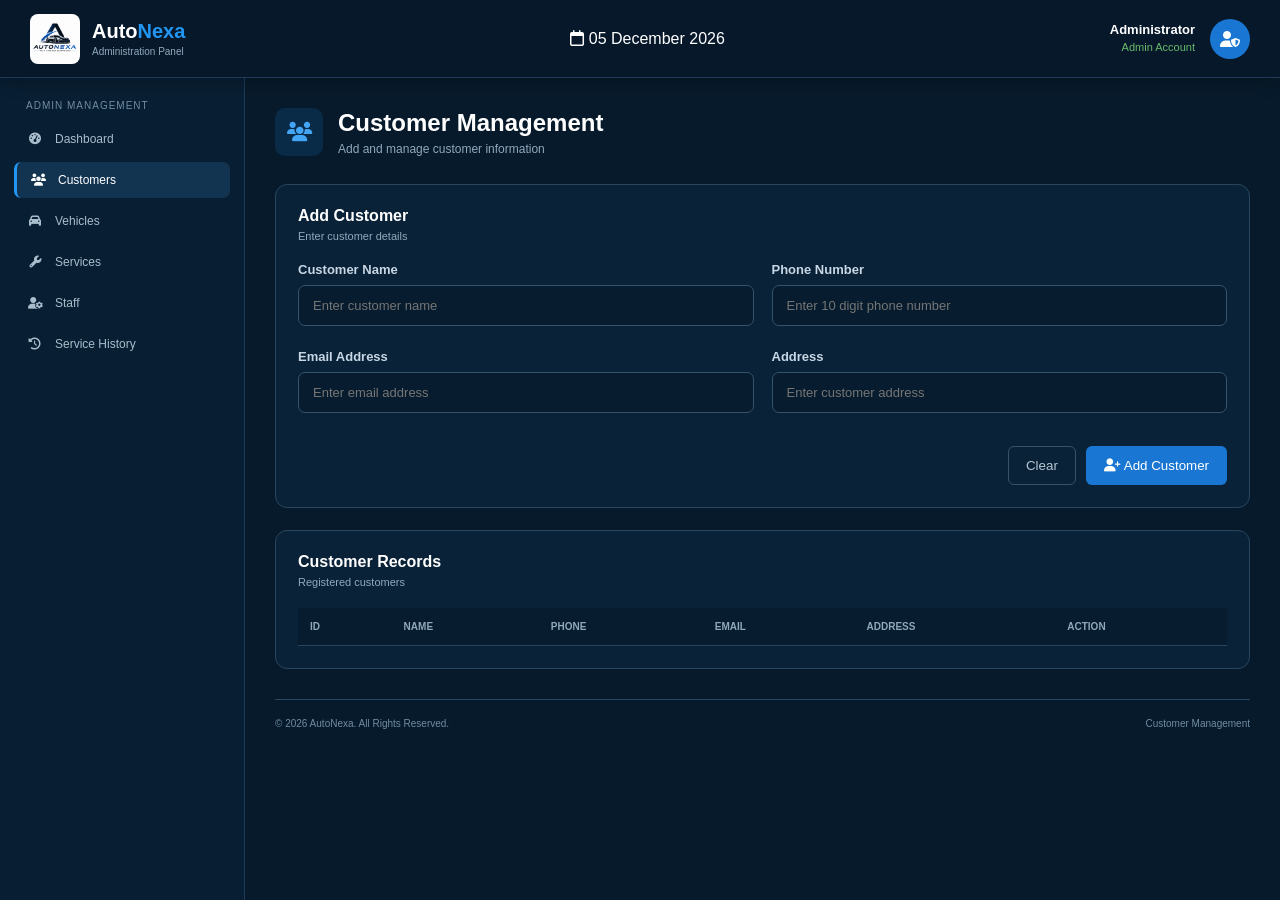
<file: admin-customers.html>
<!DOCTYPE html>
<html lang="en">

<head>

    <meta charset="UTF-8">
    <meta name="viewport" content="width=device-width, initial-scale=1.0">

    <title>AutoNexa - Admin Customers</title>

    <link rel="stylesheet" href="admin-style.css">

    <link rel="stylesheet"
          href="https://cdnjs.cloudflare.com/ajax/libs/font-awesome/6.5.2/css/all.min.css">

</head>

<body>


<header class="admin-navbar">

    <div class="admin-logo">

        <img src="images/logo.jpg" alt="AutoNexa Logo">

        <div>
            <h1>Auto<span>Nexa</span></h1>
            <p>Administration Panel</p>
        </div>

    </div>
    
    <div class="date">
    <i class="fa-regular fa-calendar"></i>
    <span id="currentDate"></span>
</div>

    <div class="admin-user">

        <div class="admin-user-info">
            <strong>Administrator</strong>
            <span>Admin Account</span>
        </div>

        <div class="admin-profile">
            <i class="fa-solid fa-user-shield"></i>
        </div>

    </div>

</header>



<div class="admin-layout">


<aside class="admin-sidebar">

    <div class="sidebar-title">
        Admin Management
    </div>


    <ul class="sidebar-menu">

        <li>
            <a href="admin-dashboard.html">
                <i class="fa-solid fa-gauge-high"></i>
                Dashboard
            </a>
        </li>


        <li>
            <a href="admin-customers.html" class="active">
                <i class="fa-solid fa-users"></i>
                Customers
            </a>
        </li>


        <li>
            <a href="admin-vehicles.html">
                <i class="fa-solid fa-car"></i>
                Vehicles
            </a>
        </li>


        <li>
            <a href="admin-services.html">
                <i class="fa-solid fa-wrench"></i>
                Services
            </a>
        </li>



        <li>
            <a href="admin-staff.html">
                <i class="fa-solid fa-user-gear"></i>
                Staff
            </a>
        </li>


        <li>
            <a href="admin-history.html">
                <i class="fa-solid fa-clock-rotate-left"></i>
                Service History
            </a>
        </li>

    </ul>

</aside>



<main class="admin-main">


<div class="admin-page-title">

    <i class="fa-solid fa-users"></i>

    <div>

        <h2>Customer Management</h2>

        <p>
            Add and manage customer information
        </p>

    </div>

</div>



<!-- ADD CUSTOMER -->

<div class="admin-panel">

    <div class="panel-header">

        <div>

            <h3>Add Customer</h3>

            <p>
                Enter customer details
            </p>

        </div>

    </div>



    <form action="/admin-customers.html"
          method="post"
          class="admin-form">


        <div class="admin-form-group">

            <label>Customer Name</label>

            <input
                type="text"
                name="customerName"
                placeholder="Enter customer name"
                required>

        </div>



        <div class="admin-form-group">

            <label>Phone Number</label>

            <input
                type="tel"
                name="phone"
                maxlength="10"
                pattern="[0-9]{10}"
                placeholder="Enter 10 digit phone number"
                required>

        </div>



        <div class="admin-form-group">

            <label>Email Address</label>

            <input
                type="email"
                name="email"
                placeholder="Enter email address"
                required>

        </div>



        <div class="admin-form-group">

            <label>Address</label>

            <input
                type="text"
                name="address"
                placeholder="Enter customer address"
                required>

        </div>



        <div class="admin-form-actions">

            <button
                type="reset"
                class="reset-btn">

                Clear

            </button>


            <button
                type="submit"
                class="submit-btn">

                <i class="fa-solid fa-user-plus"></i>

                Add Customer

            </button>

        </div>


    </form>

</div>



<!-- CUSTOMER TABLE -->

<div class="admin-panel">

    <div class="panel-header">

        <div>

            <h3>Customer Records</h3>

            <p>
                Registered customers
            </p>

        </div>

    </div>



    <div class="table-wrapper">

        <table class="admin-table">

            <thead>

                <tr>

                    <th>ID</th>

                    <th>Name</th>

                    <th>Phone</th>

                    <th>Email</th>

                    <th>Address</th>

                    <th>Action</th>

                </tr>

            </thead>



            <tbody>

                <!--
                    Customer records are loaded dynamically
                    from PostgreSQL by Flask backend.
                -->

            </tbody>

        </table>

    </div>

</div>



<footer class="admin-footer">

    <span>
        © 2026 AutoNexa. All Rights Reserved.
    </span>

    <span>
        Customer Management
    </span>

</footer>


</main>

</div>

<script>
const currentDate = document.getElementById("currentDate");

if (currentDate) {
    const today = new Date();

    const options = {
        day: "2-digit",
        month: "long",
        year: "numeric"
    };

    currentDate.textContent = today.toLocaleDateString(
        "en-GB",
        options
    );
}
</script>

</body>
</html>
</file>
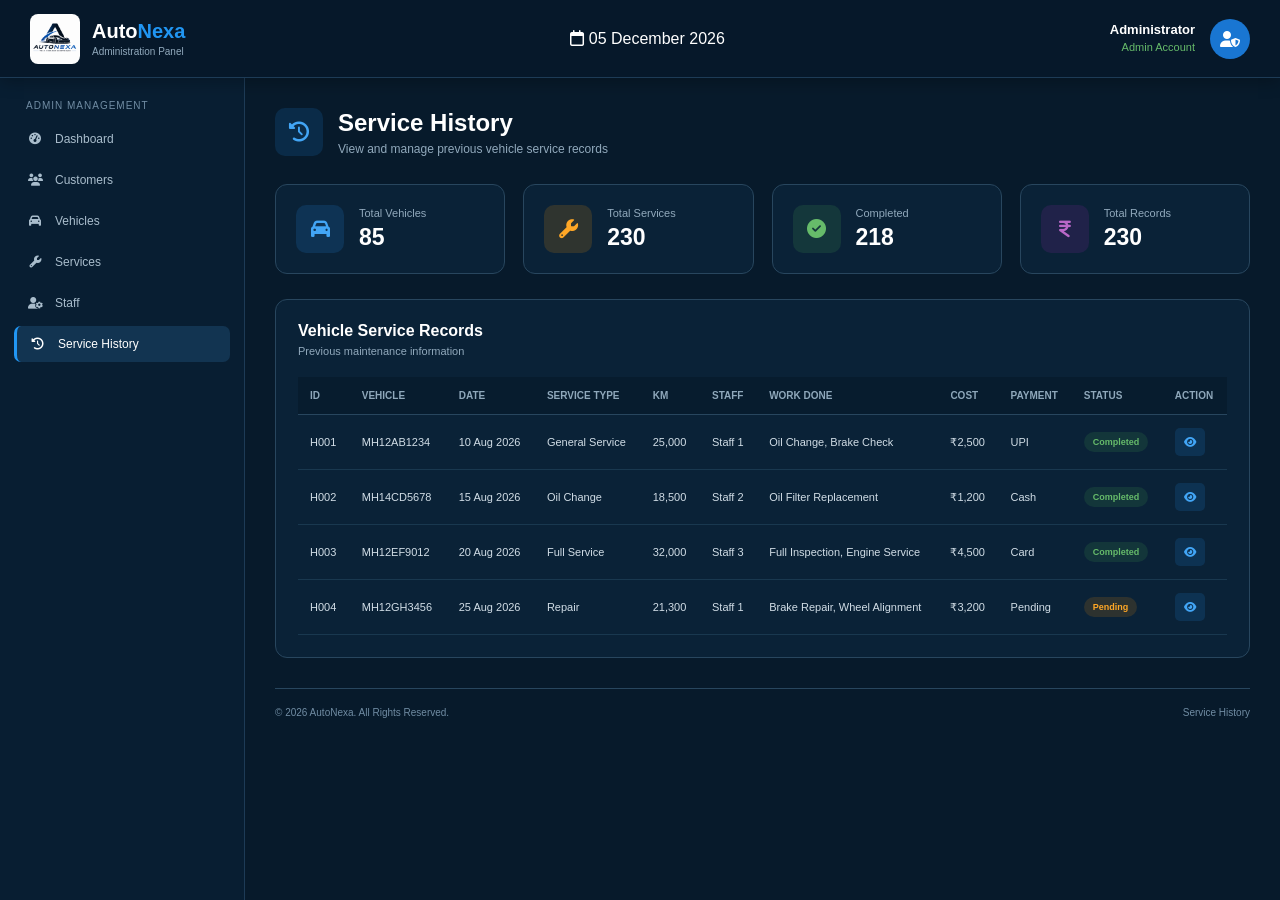
<file: admin-history.html>
<!DOCTYPE html>
<html lang="en">

<head>

<meta charset="UTF-8">
<meta name="viewport" content="width=device-width, initial-scale=1.0">

<title>AutoNexa - Admin History</title>

<link rel="stylesheet" href="admin-style.css">

<link rel="stylesheet"
href="https://cdnjs.cloudflare.com/ajax/libs/font-awesome/6.5.2/css/all.min.css">

</head>

<body>


<header class="admin-navbar">

<div class="admin-logo">

<img src="images/logo.jpg" alt="AutoNexa Logo">

<div>

<h1>Auto<span>Nexa</span></h1>

<p>Administration Panel</p>

</div>

</div>

<div class="date">
    <i class="fa-regular fa-calendar"></i>
    <span id="currentDate"></span>
</div>

<div class="admin-user">

<div class="admin-user-info">

<strong>Administrator</strong>

<span>Admin Account</span>

</div>

<div class="admin-profile">

<i class="fa-solid fa-user-shield"></i>

</div>

</div>

</header>



<div class="admin-layout">


<aside class="admin-sidebar">

<div class="sidebar-title">
Admin Management
</div>

<ul class="sidebar-menu">

<li>
<a href="admin-dashboard.html">
<i class="fa-solid fa-gauge-high"></i>
Dashboard
</a>
</li>

<li>
<a href="admin-customers.html">
<i class="fa-solid fa-users"></i>
Customers
</a>
</li>

<li>
<a href="admin-vehicles.html">
<i class="fa-solid fa-car"></i>
Vehicles
</a>
</li>

<li>
<a href="admin-services.html">
<i class="fa-solid fa-wrench"></i>
Services
</a>
</li>


<li>
<a href="admin-staff.html">
<i class="fa-solid fa-user-gear"></i>
Staff
</a>
</li>

<li>
<a href="admin-history.html" class="active">
<i class="fa-solid fa-clock-rotate-left"></i>
Service History
</a>
</li>

</ul>

</aside>



<main class="admin-main">


<div class="admin-page-title">

<i class="fa-solid fa-clock-rotate-left"></i>

<div>

<h2>Service History</h2>

<p>
View and manage previous vehicle service records
</p>

</div>

</div>



<div class="admin-stats">


<div class="admin-stat-card">

<div class="stat-icon blue-stat">

<i class="fa-solid fa-car"></i>

</div>

<div>

<span>Total Vehicles</span>

<strong>85</strong>

</div>

</div>


<div class="admin-stat-card">

<div class="stat-icon orange-stat">

<i class="fa-solid fa-wrench"></i>

</div>

<div>

<span>Total Services</span>

<strong>230</strong>

</div>

</div>


<div class="admin-stat-card">

<div class="stat-icon green-stat">

<i class="fa-solid fa-circle-check"></i>

</div>

<div>

<span>Completed</span>

<strong>218</strong>

</div>

</div>


<div class="admin-stat-card">

<div class="stat-icon purple-stat">

<i class="fa-solid fa-indian-rupee-sign"></i>

</div>

<div>

<span>Total Records</span>

<strong>230</strong>

</div>

</div>


</div>



<div class="admin-panel">

<div class="panel-header">

<div>

<h3>Vehicle Service Records</h3>

<p>Previous maintenance information</p>

</div>

</div>


<div class="table-wrapper">

<table class="admin-table">

<thead>

<tr>

<th>ID</th>
<th>Vehicle</th>
<th>Date</th>
<th>Service Type</th>
<th>KM</th>
<th>Staff</th>
<th>Work Done</th>
<th>Cost</th>
<th>Payment</th>
<th>Status</th>
<th>Action</th>

</tr>

</thead>


<tbody>

<tr>

<td>H001</td>
<td>MH12AB1234</td>
<td>10 Aug 2026</td>
<td>General Service</td>
<td>25,000</td>
<td>Staff 1</td>
<td>Oil Change, Brake Check</td>
<td>₹2,500</td>
<td>UPI</td>

<td>
<span class="status status-completed">
Completed
</span>
</td>

<td>

<a href="#" class="action-btn view-btn">
<i class="fa-solid fa-eye"></i>
</a>

</td>

</tr>


<tr>

<td>H002</td>
<td>MH14CD5678</td>
<td>15 Aug 2026</td>
<td>Oil Change</td>
<td>18,500</td>
<td>Staff 2</td>
<td>Oil Filter Replacement</td>
<td>₹1,200</td>
<td>Cash</td>

<td>
<span class="status status-completed">
Completed
</span>
</td>

<td>

<a href="#" class="action-btn view-btn">
<i class="fa-solid fa-eye"></i>
</a>

</td>

</tr>


<tr>

<td>H003</td>
<td>MH12EF9012</td>
<td>20 Aug 2026</td>
<td>Full Service</td>
<td>32,000</td>
<td>Staff 3</td>
<td>Full Inspection, Engine Service</td>
<td>₹4,500</td>
<td>Card</td>

<td>
<span class="status status-completed">
Completed
</span>
</td>

<td>

<a href="#" class="action-btn view-btn">
<i class="fa-solid fa-eye"></i>
</a>

</td>

</tr>


<tr>

<td>H004</td>
<td>MH12GH3456</td>
<td>25 Aug 2026</td>
<td>Repair</td>
<td>21,300</td>
<td>Staff 1</td>
<td>Brake Repair, Wheel Alignment</td>
<td>₹3,200</td>
<td>Pending</td>

<td>
<span class="status status-pending">
Pending
</span>
</td>

<td>

<a href="#" class="action-btn view-btn">
<i class="fa-solid fa-eye"></i>
</a>

</td>

</tr>

</tbody>

</table>

</div>

</div>



<footer class="admin-footer">

<span>© 2026 AutoNexa. All Rights Reserved.</span>

<span>Service History</span>

</footer>


</main>

</div>

<script>
const currentDate = document.getElementById("currentDate");

if (currentDate) {
    const today = new Date();

    const options = {
        day: "2-digit",
        month: "long",
        year: "numeric"
    };

    currentDate.textContent = today.toLocaleDateString(
        "en-GB",
        options
    );
}
</script>

</body>
</html>
</file>
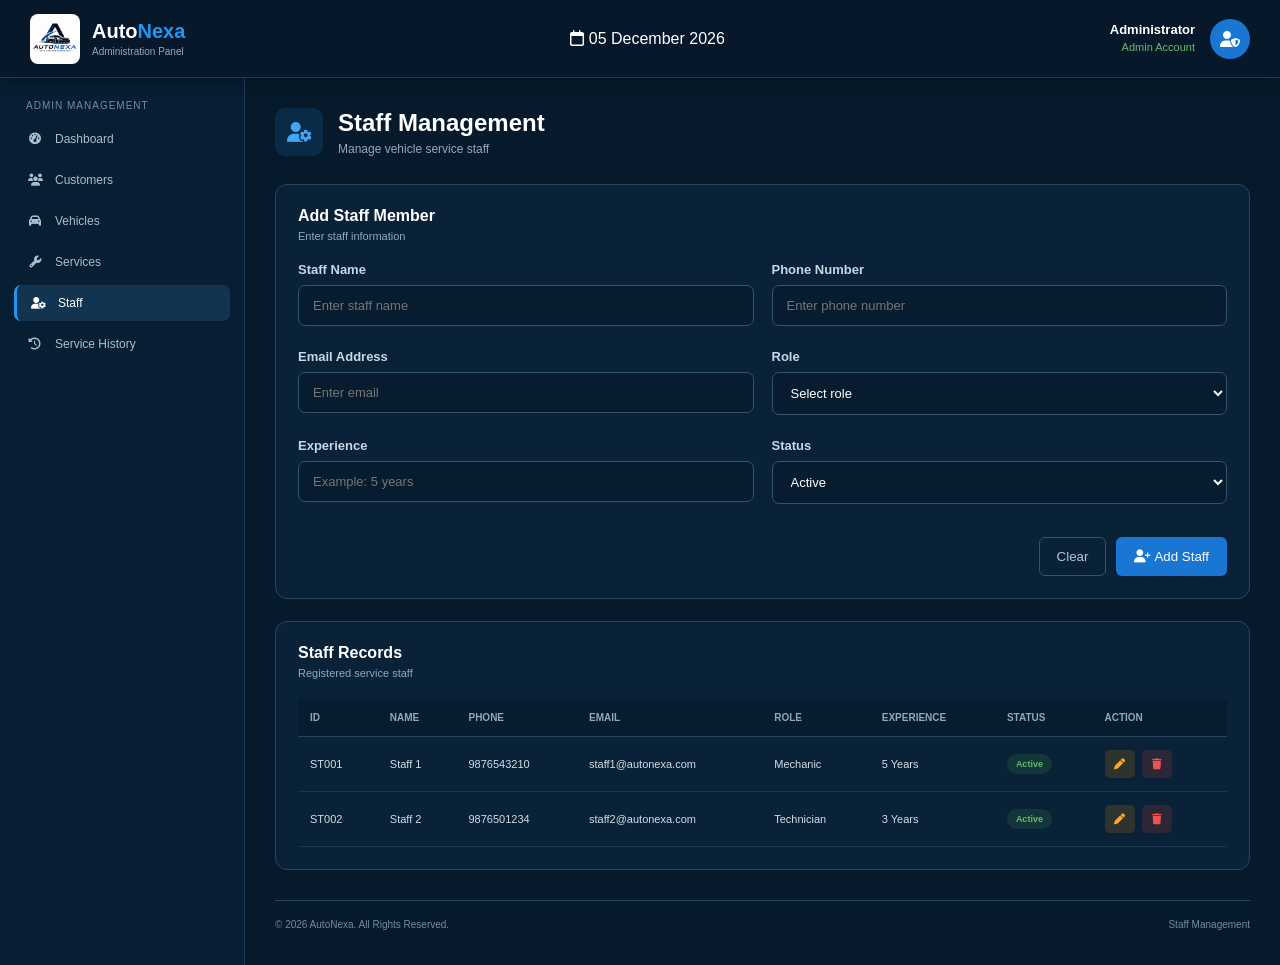
<file: admin-staff.html>
<!DOCTYPE html>
<html lang="en">

<head>

<meta charset="UTF-8">
<meta name="viewport" content="width=device-width, initial-scale=1.0">

<title>AutoNexa - Admin Staff</title>

<link rel="stylesheet" href="admin-style.css">

<link rel="stylesheet"
href="https://cdnjs.cloudflare.com/ajax/libs/font-awesome/6.5.2/css/all.min.css">

</head>

<body>


<header class="admin-navbar">

<div class="admin-logo">

<img src="images/logo.jpg" alt="AutoNexa Logo">

<div>

<h1>Auto<span>Nexa</span></h1>

<p>Administration Panel</p>

</div>

</div>

<div class="date">
    <i class="fa-regular fa-calendar"></i>
    <span id="currentDate"></span>
</div>

<div class="admin-user">

<div class="admin-user-info">

<strong>Administrator</strong>

<span>Admin Account</span>

</div>

<div class="admin-profile">

<i class="fa-solid fa-user-shield"></i>

</div>

</div>

</header>



<div class="admin-layout">


<aside class="admin-sidebar">

<div class="sidebar-title">
Admin Management
</div>

<ul class="sidebar-menu">

<li>
<a href="admin-dashboard.html">
<i class="fa-solid fa-gauge-high"></i>
Dashboard
</a>
</li>

<li>
<a href="admin-customers.html">
<i class="fa-solid fa-users"></i>
Customers
</a>
</li>

<li>
<a href="admin-vehicles.html">
<i class="fa-solid fa-car"></i>
Vehicles
</a>
</li>

<li>
<a href="admin-services.html">
<i class="fa-solid fa-wrench"></i>
Services
</a>
</li>


<li>
<a href="admin-staff.html" class="active">
<i class="fa-solid fa-user-gear"></i>
Staff
</a>
</li>

<li>
<a href="admin-history.html">
<i class="fa-solid fa-clock-rotate-left"></i>
Service History
</a>
</li>

</ul>

</aside>



<main class="admin-main">


<div class="admin-page-title">

<i class="fa-solid fa-user-gear"></i>

<div>

<h2>Staff Management</h2>

<p>
Manage vehicle service staff
</p>

</div>

</div>



<div class="admin-panel">

<div class="panel-header">

<div>

<h3>Add Staff Member</h3>

<p>Enter staff information</p>

</div>

</div>


<form action="#" method="post" class="admin-form">


<div class="admin-form-group">

<label>Staff Name</label>

<input
type="text"
name="staffName"
placeholder="Enter staff name"
required>

</div>


<div class="admin-form-group">

<label>Phone Number</label>

<input
type="tel"
name="phone"
maxlength="10"
pattern="[0-9]{10}"
placeholder="Enter phone number"
required>

</div>


<div class="admin-form-group">

<label>Email Address</label>

<input
type="email"
name="email"
placeholder="Enter email"
required>

</div>


<div class="admin-form-group">

<label>Role</label>

<select name="role" required>

<option value="">Select role</option>

<option>Service Advisor</option>
<option>Mechanic</option>
<option>Technician</option>
<option>Service Manager</option>

</select>

</div>


<div class="admin-form-group">

<label>Experience</label>

<input
type="text"
name="experience"
placeholder="Example: 5 years"
required>

</div>


<div class="admin-form-group">

<label>Status</label>

<select name="status" required>

<option>Active</option>
<option>Inactive</option>

</select>

</div>


<div class="admin-form-actions">

<button type="reset" class="reset-btn">
Clear
</button>

<button type="submit" class="submit-btn">

<i class="fa-solid fa-user-plus"></i>

Add Staff

</button>

</div>

</form>

</div>



<div class="admin-panel">

<div class="panel-header">

<div>

<h3>Staff Records</h3>

<p>Registered service staff</p>

</div>

</div>


<div class="table-wrapper">

<table class="admin-table">

<thead>

<tr>

<th>ID</th>
<th>Name</th>
<th>Phone</th>
<th>Email</th>
<th>Role</th>
<th>Experience</th>
<th>Status</th>
<th>Action</th>

</tr>

</thead>


<tbody>

<tr>

<td>ST001</td>
<td>Staff 1</td>
<td>9876543210</td>
<td>staff1@autonexa.com</td>
<td>Mechanic</td>
<td>5 Years</td>

<td>
<span class="status status-active">
Active
</span>
</td>

<td>

<a href="#" class="action-btn edit-btn">
<i class="fa-solid fa-pen"></i>
</a>

<a href="#" class="action-btn delete-btn">
<i class="fa-solid fa-trash"></i>
</a>

</td>

</tr>


<tr>

<td>ST002</td>
<td>Staff 2</td>
<td>9876501234</td>
<td>staff2@autonexa.com</td>
<td>Technician</td>
<td>3 Years</td>

<td>
<span class="status status-active">
Active
</span>
</td>

<td>

<a href="#" class="action-btn edit-btn">
<i class="fa-solid fa-pen"></i>
</a>

<a href="#" class="action-btn delete-btn">
<i class="fa-solid fa-trash"></i>
</a>

</td>

</tr>

</tbody>

</table>

</div>

</div>



<footer class="admin-footer">

<span>© 2026 AutoNexa. All Rights Reserved.</span>

<span>Staff Management</span>

</footer>


</main>

</div>

<script>
const currentDate = document.getElementById("currentDate");

if (currentDate) {
    const today = new Date();

    const options = {
        day: "2-digit",
        month: "long",
        year: "numeric"
    };

    currentDate.textContent = today.toLocaleDateString(
        "en-GB",
        options
    );
}
</script>

</body>
</html>
</file>
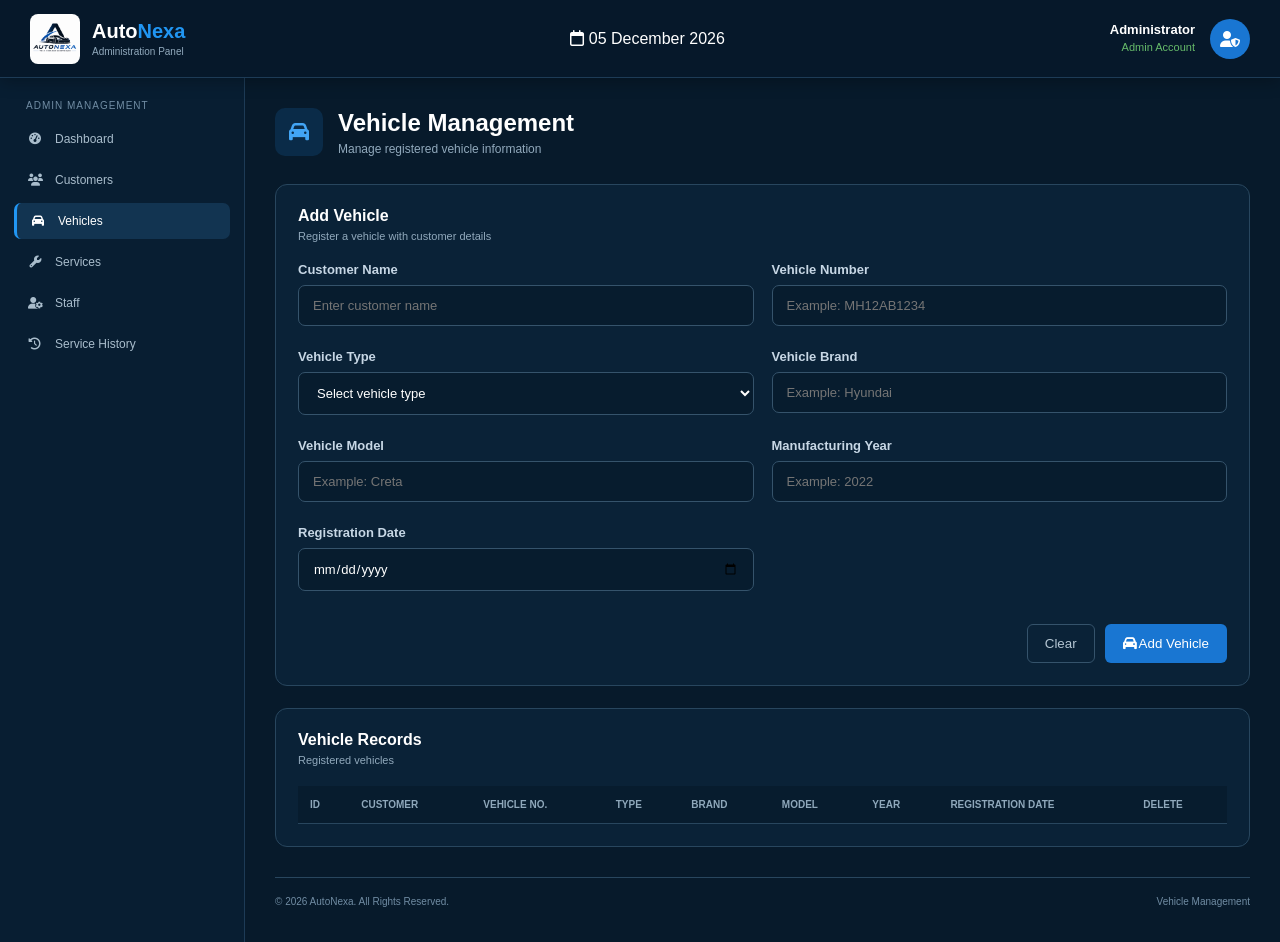
<file: admin-vehicles.html>
<!DOCTYPE html>
<html lang="en">

<head>

<meta charset="UTF-8">
<meta name="viewport" content="width=device-width, initial-scale=1.0">

<title>AutoNexa - Admin Vehicles</title>

<link rel="stylesheet" href="admin-style.css">

<link rel="stylesheet"
href="https://cdnjs.cloudflare.com/ajax/libs/font-awesome/6.5.2/css/all.min.css">

</head>

<body>


<header class="admin-navbar">

<div class="admin-logo">

<img src="images/logo.jpg" alt="AutoNexa Logo">

<div>

<h1>Auto<span>Nexa</span></h1>

<p>Administration Panel</p>

</div>

</div>

<div class="date">
    <i class="fa-regular fa-calendar"></i>
    <span id="currentDate"></span>
</div>

<div class="admin-user">

<div class="admin-user-info">

<strong>Administrator</strong>

<span>Admin Account</span>

</div>

<div class="admin-profile">

<i class="fa-solid fa-user-shield"></i>

</div>

</div>

</header>



<div class="admin-layout">


<aside class="admin-sidebar">

<div class="sidebar-title">
Admin Management
</div>

<ul class="sidebar-menu">

<li>
<a href="admin-dashboard.html">
<i class="fa-solid fa-gauge-high"></i>
Dashboard
</a>
</li>

<li>
<a href="admin-customers.html">
<i class="fa-solid fa-users"></i>
Customers
</a>
</li>

<li>
<a href="admin-vehicles.html" class="active">
<i class="fa-solid fa-car"></i>
Vehicles
</a>
</li>

<li>
<a href="admin-services.html">
<i class="fa-solid fa-wrench"></i>
Services
</a>
</li>


<li>
<a href="admin-staff.html">
<i class="fa-solid fa-user-gear"></i>
Staff
</a>
</li>

<li>
<a href="admin-history.html">
<i class="fa-solid fa-clock-rotate-left"></i>
Service History
</a>
</li>

</ul>

</aside>



<main class="admin-main">


<div class="admin-page-title">

<i class="fa-solid fa-car"></i>

<div>

<h2>Vehicle Management</h2>

<p>
Manage registered vehicle information
</p>

</div>

</div>



<div class="admin-panel">

<div class="panel-header">

<div>

<h3>Add Vehicle</h3>

<p>Register a vehicle with customer details</p>

</div>

</div>


<form action="/admin-vehicles.html" method="post" class="admin-form">

<div class="admin-form-group">

<label>Customer Name</label>

<input
type="text"
name="customerName"
placeholder="Enter customer name"
required>

</div>


<div class="admin-form-group">

<label>Vehicle Number</label>

<input
type="text"
name="vehicleNumber"
placeholder="Example: MH12AB1234"
required>

</div>


<div class="admin-form-group">

<label>Vehicle Type</label>

<select name="vehicleType" required>

<option value="">Select vehicle type</option>

<option>Sedan</option>
<option>Hatchback</option>
<option>SUV</option>


</select>

</div>


<div class="admin-form-group">

<label>Vehicle Brand</label>

<input
type="text"
name="brand"
placeholder="Example: Hyundai"
required>

</div>


<div class="admin-form-group">

<label>Vehicle Model</label>

<input
type="text"
name="model"
placeholder="Example: Creta"
required>

</div>


<div class="admin-form-group">

<label>Manufacturing Year</label>

<input
type="number"
name="manufacturingYear"
min="1900"
max="2026"
placeholder="Example: 2022"
required>

</div>


<div class="admin-form-group">

<label>Registration Date</label>

<input
type="date"
name="registrationDate"
required>

</div>


<div class="admin-form-actions">

<button type="reset" class="reset-btn">
Clear
</button>

<button type="submit" class="submit-btn">

<i class="fa-solid fa-car"></i>

Add Vehicle

</button>

</div>

</form>

</div>



<div class="admin-panel">

<div class="panel-header">

<div>

<h3>Vehicle Records</h3>

<p>Registered vehicles</p>

</div>

</div>


<div class="table-wrapper">

<table class="admin-table">

<thead>

<tr>

<th>ID</th>
<th>Customer</th>
<th>Vehicle No.</th>
<th>Type</th>
<th>Brand</th>
<th>Model</th>
<th>Year</th>
<th>Registration Date</th>
<th>DELETE</th>

</tr>

</thead>


<tbody>

</tbody>

</table>

</div>

</div>



<footer class="admin-footer">

<span>© 2026 AutoNexa. All Rights Reserved.</span>

<span>Vehicle Management</span>

</footer>


</main>

</div>

<script>
const currentDate = document.getElementById("currentDate");

if (currentDate) {
    const today = new Date();

    const options = {
        day: "2-digit",
        month: "long",
        year: "numeric"
    };

    currentDate.textContent = today.toLocaleDateString(
        "en-GB",
        options
    );
}
</script>

</body>
</html>
</file>
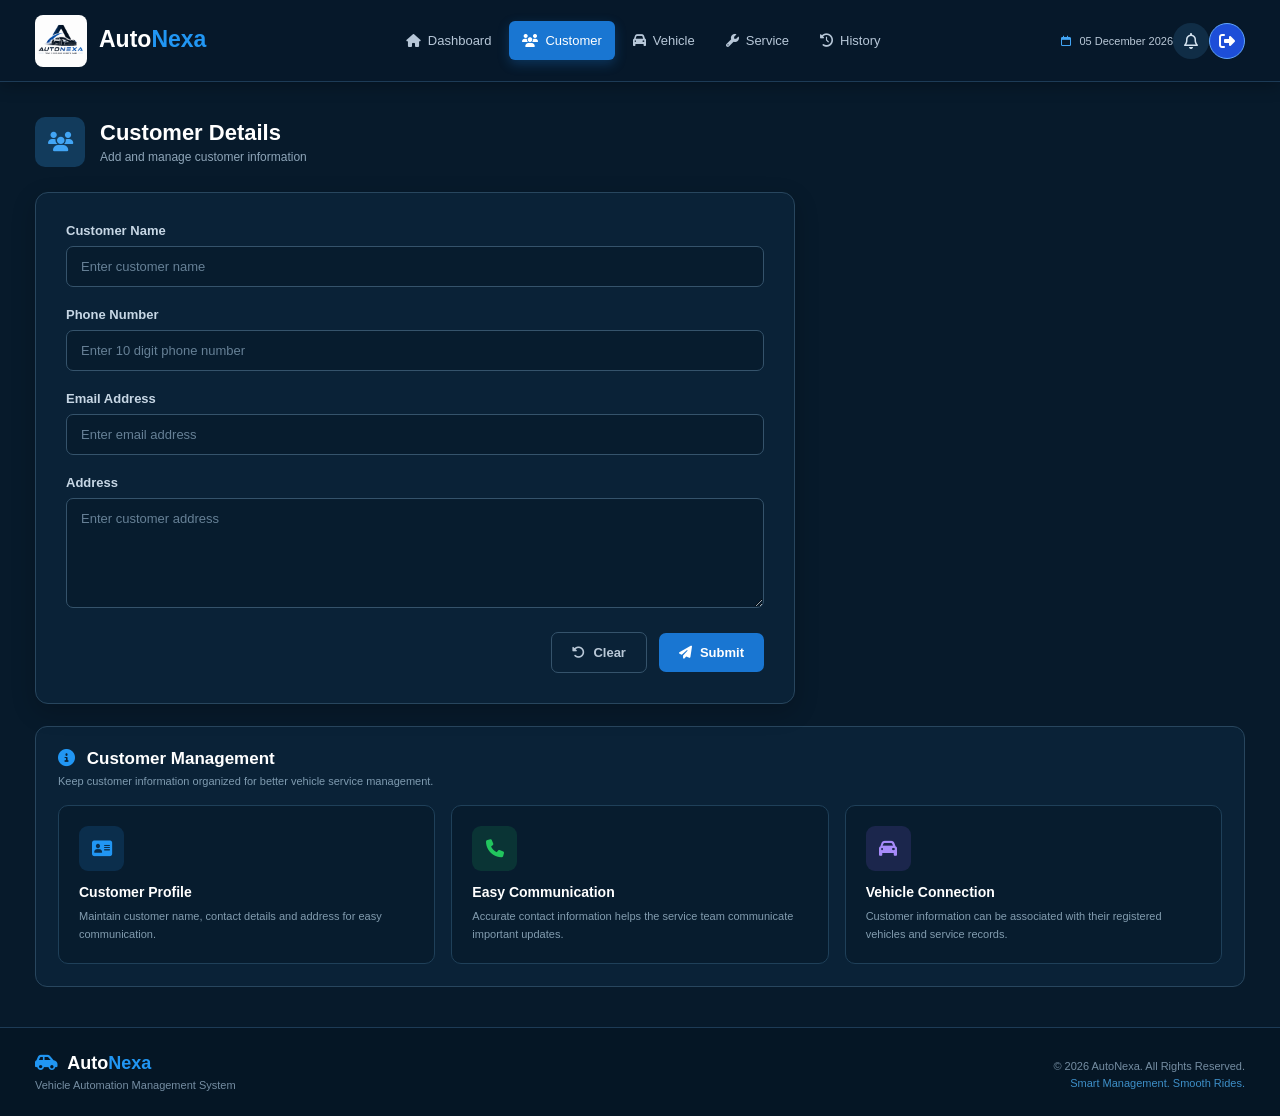
<file: customer.html>
<!DOCTYPE html>
<html lang="en">

<head>

    <meta charset="UTF-8">
    <meta name="viewport" content="width=device-width, initial-scale=1.0">

    <title>AutoNexa - Customer</title>

    <link rel="stylesheet" href="style.css">

    <link rel="stylesheet"
          href="https://cdnjs.cloudflare.com/ajax/libs/font-awesome/6.5.2/css/all.min.css">

</head>

<body>

<header class="navbar">

    <div class="navbar-logo">

        <img src="images/logo.jpg" alt="AutoNexa Logo">

        <div>
            <h1>Auto<span>Nexa</span></h1>
            <p></p>
        </div>

    </div>


    <nav class="nav-menu">

        <a href="index.html">
            <i class="fa-solid fa-house"></i>
            Dashboard
        </a>

        <a href="customer.html" class="active">
            <i class="fa-solid fa-users"></i>
            Customer
        </a>

        <a href="vehicle.html">
            <i class="fa-solid fa-car"></i>
            Vehicle
        </a>

        <a href="service.html">
            <i class="fa-solid fa-wrench"></i>
            Service
        </a>


        <a href="history.html">
            <i class="fa-solid fa-clock-rotate-left"></i>
            History
        </a>

    </nav>


    <div class="date">
    <i class="fa-regular fa-calendar"></i>
    <span id="currentDate"></span>
</div>

        <div class="notification">
            <i class="fa-regular fa-bell"></i>
        </div>

        <a href="logout.html" class="profile" title="Logout" aria-label="Logout" style="text-decoration:none; color:inherit;">
            <i class="fa-solid fa-right-from-bracket"></i>
        </a>

    </div>

</header>


<main class="page-container">


    <div class="page-title">

        <i class="fa-solid fa-users"></i>

        <div>

            <h2>Customer Details</h2>

            <p>
                Add and manage customer information
            </p>

        </div>

    </div>


    <!-- CUSTOMER FORM -->

    <div class="form-card">

        <form action="/customers" method="post">

            <div class="form-group">

                <label for="customerName">
                    Customer Name
                </label>

                <input
                    type="text"
                    id="customerName"
                    name="customerName"
                    placeholder="Enter customer name"
                    required>

            </div>


            <div class="form-group">

                <label for="phone">
                    Phone Number
                </label>

                <input
                    type="tel"
                    id="phone"
                    name="phone"
                    placeholder="Enter 10 digit phone number"
                    maxlength="10"
                    pattern="[0-9]{10}"
                    required>

            </div>


            <div class="form-group">

                <label for="email">
                    Email Address
                </label>

                <input
                    type="email"
                    id="email"
                    name="email"
                    placeholder="Enter email address"
                    required>

            </div>


            <div class="form-group">

                <label for="address">
                    Address
                </label>

                <textarea
                    id="address"
                    name="address"
                    placeholder="Enter customer address"
                    required></textarea>

            </div>


            <div class="form-actions">

                <button type="reset" class="reset-btn">
                    <i class="fa-solid fa-rotate-left"></i>
                    Clear
                </button>

                <button type="submit" class="submit-btn">
                    <i class="fa-solid fa-paper-plane"></i>
                    Submit
                </button>

            </div>

        </form>

    </div>


    <!-- CUSTOMER INFORMATION -->

    <div class="info-section">

        <div class="info-heading">

            <h3>
                <i class="fa-solid fa-circle-info"></i>
                Customer Management
            </h3>

            <p>
                Keep customer information organized for better vehicle service management.
            </p>

        </div>


        <div class="info-grid">


            <div class="info-card blue-info">

                <div class="info-card-icon">
                    <i class="fa-solid fa-address-card"></i>
                </div>

                <h4>Customer Profile</h4>

                <p>
                    Maintain customer name, contact details and address
                    for easy communication.
                </p>

            </div>



            <div class="info-card green-info">

                <div class="info-card-icon">
                    <i class="fa-solid fa-phone"></i>
                </div>

                <h4>Easy Communication</h4>

                <p>
                    Accurate contact information helps the service team
                    communicate important updates.
                </p>

            </div>



            <div class="info-card purple-info">

                <div class="info-card-icon">
                    <i class="fa-solid fa-car"></i>
                </div>

                <h4>Vehicle Connection</h4>

                <p>
                    Customer information can be associated with their
                    registered vehicles and service records.
                </p>

            </div>

        </div>

    </div>


</main>


<footer class="footer">

    <div class="footer-content">

        <div>

            <h3>
                <i class="fa-solid fa-car-side"></i>
                Auto<span>Nexa</span>
            </h3>

            <p>
                Vehicle Automation Management System
            </p>

        </div>

        <div class="footer-right">

            <p>
                © 2026 AutoNexa. All Rights Reserved.
            </p>

            <p>
                Smart Management. Smooth Rides.
            </p>

        </div>

    </div>

</footer>

<script>
const currentDate = document.getElementById("currentDate");

if (currentDate) {
    const today = new Date();

    const options = {
        day: "2-digit",
        month: "long",
        year: "numeric"
    };

    currentDate.textContent = today.toLocaleDateString(
        "en-GB",
        options
    );
}
</script>

</body>
</html>
</file>
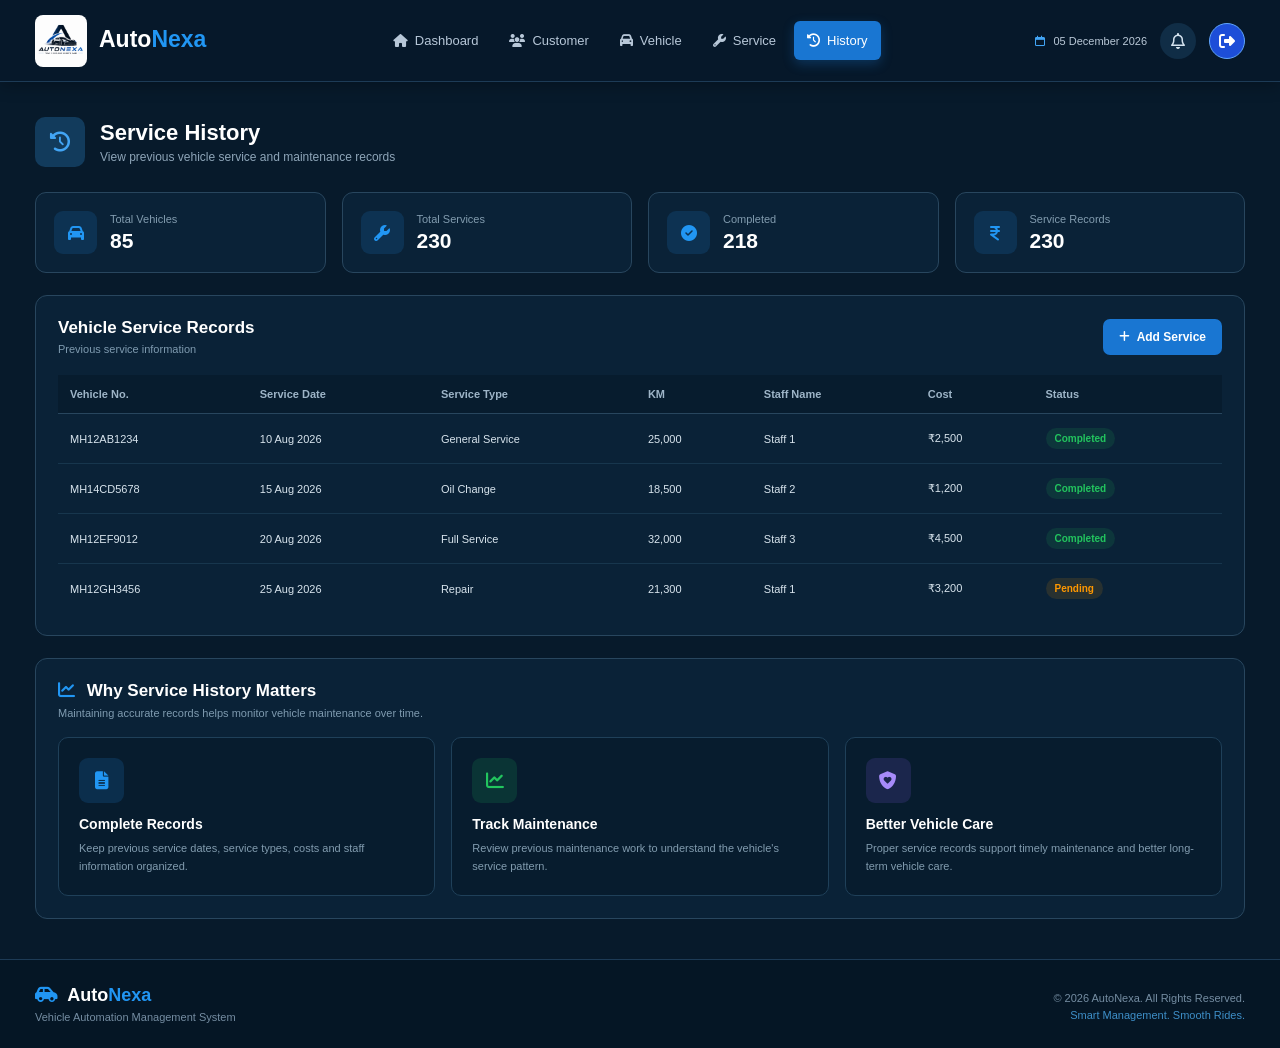
<file: history.html>
<!DOCTYPE html>
<html lang="en">

<head>

    <meta charset="UTF-8">
    <meta name="viewport" content="width=device-width, initial-scale=1.0">

    <title>AutoNexa - Service History</title>

    <link rel="stylesheet" href="style.css">

    <link rel="stylesheet"
          href="https://cdnjs.cloudflare.com/ajax/libs/font-awesome/6.5.2/css/all.min.css">

</head>

<body>

<header class="navbar">

    <div class="navbar-logo">

        <img src="images/logo.jpg" alt="AutoNexa Logo">

        <div>
            <h1>Auto<span>Nexa</span></h1>
            <p></p>
        </div>

    </div>


    <nav class="nav-menu">

        <a href="index.html">
            <i class="fa-solid fa-house"></i>
            Dashboard
        </a>

        <a href="customer.html">
            <i class="fa-solid fa-users"></i>
            Customer
        </a>

        <a href="vehicle.html">
            <i class="fa-solid fa-car"></i>
            Vehicle
        </a>

        <a href="service.html">
            <i class="fa-solid fa-wrench"></i>
            Service
        </a>


        <a href="history.html" class="active">
            <i class="fa-solid fa-clock-rotate-left"></i>
            History
        </a>

    </nav>


    <div class="admin">

        <div class="date">
    <i class="fa-regular fa-calendar"></i>
    <span id="currentDate"></span>
</div>
        <div class="notification">
            <i class="fa-regular fa-bell"></i>
        </div>

        <a href="logout.html" class="profile" title="Logout" aria-label="Logout" style="text-decoration:none; color:inherit;">
            <i class="fa-solid fa-right-from-bracket"></i>
        </a>

    </div>

</header>


<main class="page-container">


    <div class="page-title">

        <i class="fa-solid fa-clock-rotate-left"></i>

        <div>

            <h2>Service History</h2>

            <p>
                View previous vehicle service and maintenance records
            </p>

        </div>

    </div>


    <!-- SUMMARY -->

    <div class="history-summary">


        <div class="history-stat">

            <i class="fa-solid fa-car"></i>

            <div>
                <span>Total Vehicles</span>
                <strong>85</strong>
            </div>

        </div>


        <div class="history-stat">

            <i class="fa-solid fa-wrench"></i>

            <div>
                <span>Total Services</span>
                <strong>230</strong>
            </div>

        </div>


        <div class="history-stat">

            <i class="fa-solid fa-circle-check"></i>

            <div>
                <span>Completed</span>
                <strong>218</strong>
            </div>

        </div>


        <div class="history-stat">

            <i class="fa-solid fa-indian-rupee-sign"></i>

            <div>
                <span>Service Records</span>
                <strong>230</strong>
            </div>

        </div>


    </div>


    <!-- HISTORY TABLE -->

    <div class="table-card">

        <div class="table-top">

            <div>

                <h3>
                    Vehicle Service Records
                </h3>

                <p>
                    Previous service information
                </p>

            </div>

            <a href="service.html" class="add-service-btn">

                <i class="fa-solid fa-plus"></i>

                Add Service

            </a>

        </div>


        <div class="table-wrapper">

            <table>

                <thead>

                    <tr>

                        <th>Vehicle No.</th>

                        <th>Service Date</th>

                        <th>Service Type</th>

                        <th>KM</th>

                        <th>Staff Name</th>

                        <th>Cost</th>

                        <th>Status</th>

                    </tr>

                </thead>


                <tbody>


                    <tr>

                        <td>MH12AB1234</td>

                        <td>10 Aug 2026</td>

                        <td>General Service</td>

                        <td>25,000</td>

                        <td>Staff 1</td>

                        <td>₹2,500</td>

                        <td>
                            <span class="status completed">
                                Completed
                            </span>
                        </td>

                    </tr>


                    <tr>

                        <td>MH14CD5678</td>

                        <td>15 Aug 2026</td>

                        <td>Oil Change</td>

                        <td>18,500</td>

                        <td>Staff 2</td>

                        <td>₹1,200</td>

                        <td>
                            <span class="status completed">
                                Completed
                            </span>
                        </td>

                    </tr>


                    <tr>

                        <td>MH12EF9012</td>

                        <td>20 Aug 2026</td>

                        <td>Full Service</td>

                        <td>32,000</td>

                        <td>Staff 3</td>

                        <td>₹4,500</td>

                        <td>
                            <span class="status completed">
                                Completed
                            </span>
                        </td>

                    </tr>


                    <tr>

                        <td>MH12GH3456</td>

                        <td>25 Aug 2026</td>

                        <td>Repair</td>

                        <td>21,300</td>

                        <td>Staff 1</td>

                        <td>₹3,200</td>

                        <td>
                            <span class="status pending">
                                Pending
                            </span>
                        </td>

                    </tr>


                </tbody>

            </table>

        </div>

    </div>


    <!-- HISTORY INFORMATION -->

    <div class="info-section">

        <div class="info-heading">

            <h3>
                <i class="fa-solid fa-chart-line"></i>
                Why Service History Matters
            </h3>

            <p>
                Maintaining accurate records helps monitor vehicle maintenance over time.
            </p>

        </div>


        <div class="info-grid">


            <div class="info-card blue-info">

                <div class="info-card-icon">
                    <i class="fa-solid fa-file-lines"></i>
                </div>

                <h4>Complete Records</h4>

                <p>
                    Keep previous service dates, service types,
                    costs and staff information organized.
                </p>

            </div>



            <div class="info-card green-info">

                <div class="info-card-icon">
                    <i class="fa-solid fa-chart-line"></i>
                </div>

                <h4>Track Maintenance</h4>

                <p>
                    Review previous maintenance work to understand
                    the vehicle's service pattern.
                </p>

            </div>



            <div class="info-card purple-info">

                <div class="info-card-icon">
                    <i class="fa-solid fa-shield-heart"></i>
                </div>

                <h4>Better Vehicle Care</h4>

                <p>
                    Proper service records support timely maintenance
                    and better long-term vehicle care.
                </p>

            </div>

        </div>

    </div>


</main>


<footer class="footer">

    <div class="footer-content">

        <div>

            <h3>
                <i class="fa-solid fa-car-side"></i>
                Auto<span>Nexa</span>
            </h3>

            <p>
                Vehicle Automation Management System
            </p>

        </div>

        <div class="footer-right">

            <p>
                © 2026 AutoNexa. All Rights Reserved.
            </p>

            <p>
                Smart Management. Smooth Rides.
            </p>

        </div>

    </div>

</footer>

<script>
const currentDate = document.getElementById("currentDate");

if (currentDate) {
    const today = new Date();

    const options = {
        day: "2-digit",
        month: "long",
        year: "numeric"
    };

    currentDate.textContent = today.toLocaleDateString(
        "en-GB",
        options
    );
}
</script>

</body>
</html>
</file>
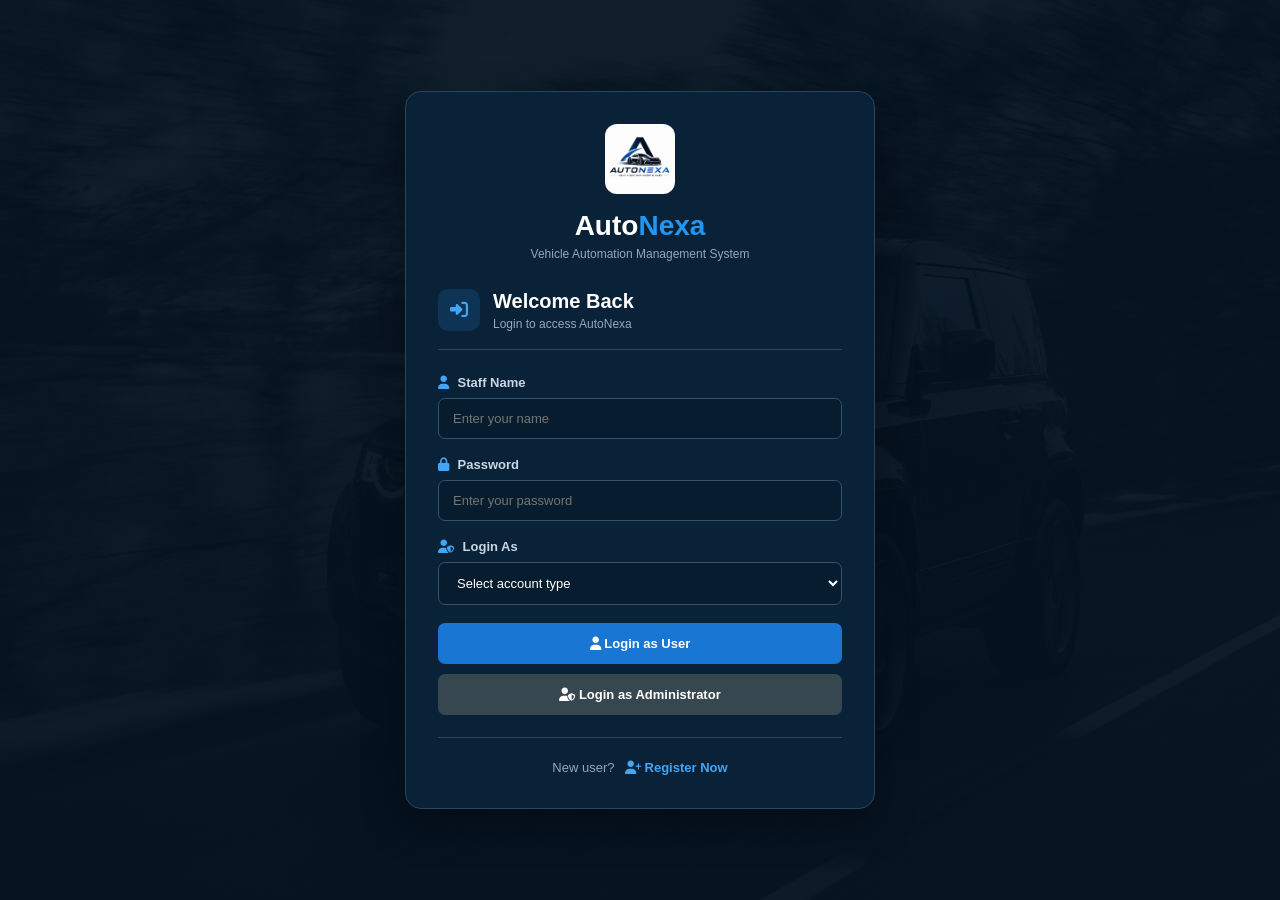
<file: login.html>
<!DOCTYPE html>
<html lang="en">

<head>
    <meta charset="UTF-8">
    <meta name="viewport" content="width=device-width, initial-scale=1.0">

    <title>AutoNexa - Login</title>

    <link rel="stylesheet" href="admin-style.css">

    <link rel="stylesheet"
          href="https://cdnjs.cloudflare.com/ajax/libs/font-awesome/6.5.2/css/all.min.css">
</head>

<body class="login-body">

<div class="login-container">

    <div class="login-card">

        <!-- LOGO -->
        <div class="login-logo">

            <img src="images/logo.jpg" alt="AutoNexa Logo">

            <h1>Auto<span>Nexa</span></h1>

            <p>Vehicle Automation Management System</p>

        </div>


        <!-- LOGIN HEADING -->
        <div class="login-heading">

            <i class="fa-solid fa-right-to-bracket"></i>

            <div>

                <h2>Welcome Back</h2>

                <p>Login to access AutoNexa</p>

            </div>

        </div>


        <!-- LOGIN FORM -->
        <form action="/login" method="post">
            <!-- EMAIL -->
            <div class="admin-form-group">

                <label for="email">
                   <i class="fa-solid fa-user"></i>
                   Staff Name
                </label>

                <input
                   type="text"
                   id="email"
                   name="email"
                   placeholder="Enter your name"
                   required
                >

            </div>


            <!-- PASSWORD -->
            <div class="admin-form-group">

                <label for="password">

                    <i class="fa-solid fa-lock"></i>

                    Password

                </label>

                <input
                    type="password"
                    id="password"
                    name="password"
                    placeholder="Enter your password"
                    required
                >

            </div>


            <!-- ROLE -->
            <div class="admin-form-group">

                <label for="role">

                    <i class="fa-solid fa-user-shield"></i>

                    Login As

                </label>

                <select id="role" name="role" required>

                    <option value="">Select account type</option>

                    <option value="user">
                        User
                    </option>

                    <option value="admin">
                        Administrator
                    </option>

                </select>

            </div>


            <!-- USER LOGIN -->
            <button
                type="submit"
                class="login-btn"
               
            >

                <i class="fa-solid fa-user"></i>

                Login as User

            </button>


            <!-- ADMIN LOGIN -->
            <button
                type="submit"
                class="login-btn admin-login-btn"
                
            >

                <i class="fa-solid fa-user-shield"></i>

                Login as Administrator

            </button>

        </form>


        <!-- REGISTER -->
        <div class="register-box">

            <p>New user?</p>

            <a href="register.html">

                <i class="fa-solid fa-user-plus"></i>

                Register Now

            </a>

        </div>

    </div>

</div>

</body>

</html>
</file>
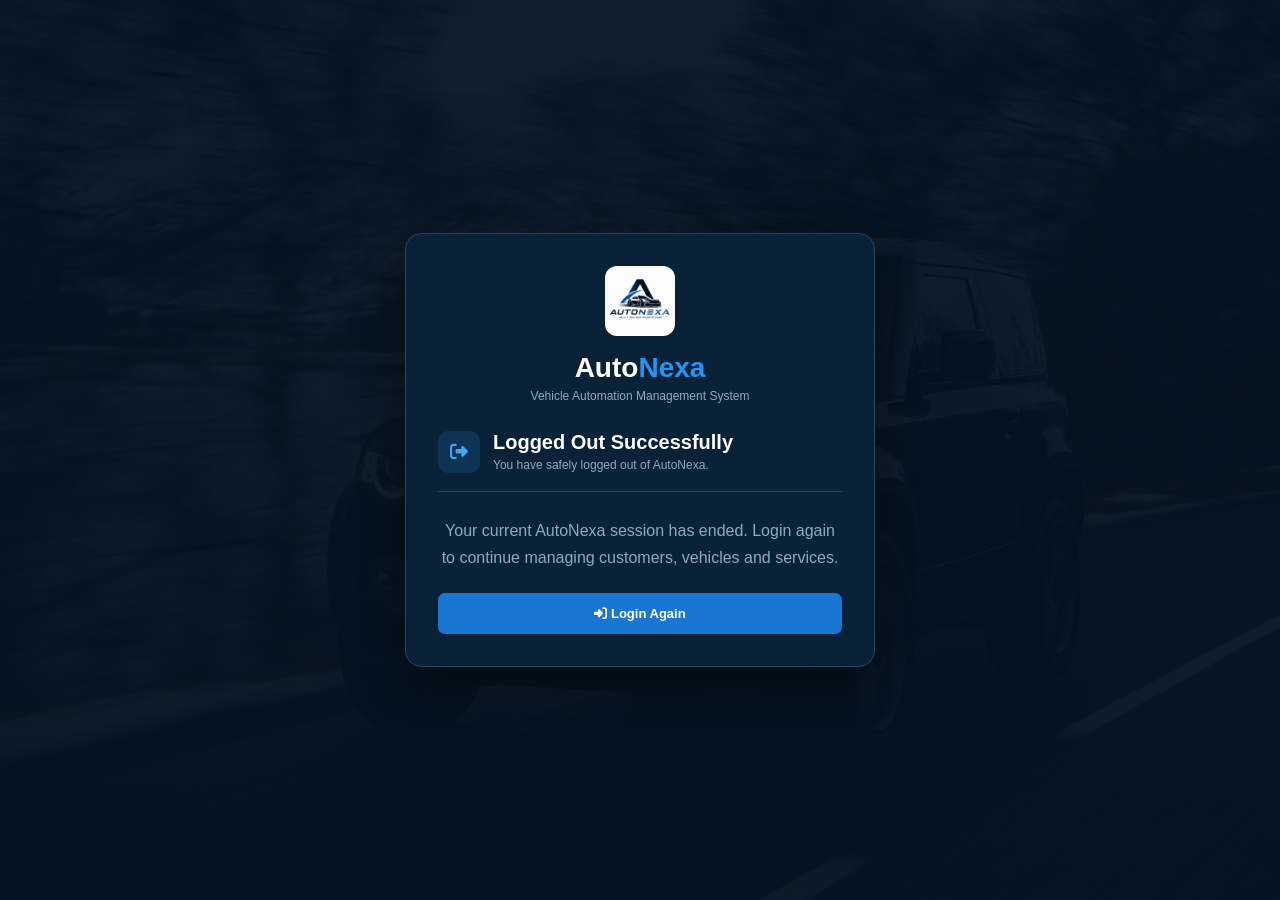
<file: logout.html>
<!DOCTYPE html>
<html lang="en">
<head>
    <meta charset="UTF-8">
    <meta name="viewport" content="width=device-width, initial-scale=1.0">
    <title>AutoNexa - Logout</title>
    <link rel="stylesheet" href="admin-style.css">
    <link rel="stylesheet" href="https://cdnjs.cloudflare.com/ajax/libs/font-awesome/6.5.2/css/all.min.css">
</head>
<body class="login-body">

<div class="login-container">
    <div class="login-card">

        <div class="login-logo">
            <img src="images/logo.jpg" alt="AutoNexa Logo">
            <h1>Auto<span>Nexa</span></h1>
            <p>Vehicle Automation Management System</p>
        </div>

        <div class="login-heading">
            <i class="fa-solid fa-right-from-bracket"></i>
            <div>
                <h2>Logged Out Successfully</h2>
                <p>You have safely logged out of AutoNexa.</p>
            </div>
        </div>

        <div class="admin-form-group" style="text-align:center; margin-top:24px;">
            <p style="color:#91a9bc; line-height:1.7;">
                Your current AutoNexa session has ended.
                Login again to continue managing customers, vehicles and services.
            </p>
        </div>

        <a href="login.html" class="login-btn" style="display:block; text-align:center; text-decoration:none; margin-top:22px;">
            <i class="fa-solid fa-right-to-bracket"></i>
            Login Again
        </a>

        <!-- <div class="register-box">
            <p>Return to</p>
            <a href="index.html">
                <i class="fa-solid fa-house"></i> User Dashboard
            </a>
            <br>
            <a href="admin-dashboard.html" style="display:inline-block; margin-top:10px; margin-left:0;">
                <i class="fa-solid fa-user-shield"></i> Admin Dashboard
            </a>
        </div> -->

    </div>
</div>

</body>
</html>
</file>
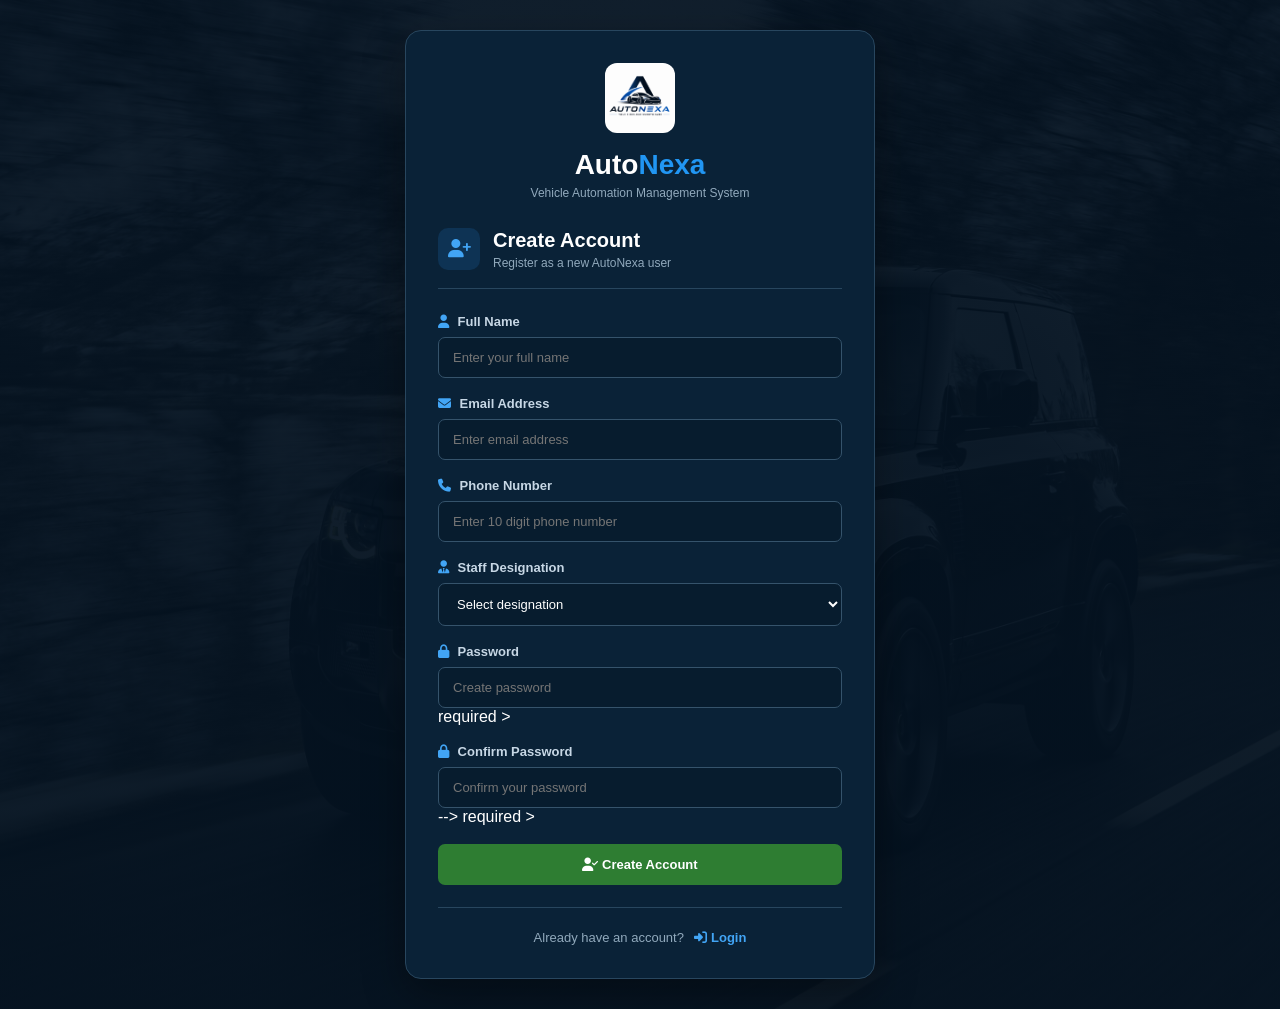
<file: register.html>
<!DOCTYPE html>
<html lang="en">

<head>

    <meta charset="UTF-8">

    <meta name="viewport"
          content="width=device-width, initial-scale=1.0">

    <title>AutoNexa - Register</title>

    <link rel="stylesheet" href="admin-style.css">

    <link rel="stylesheet"
          href="https://cdnjs.cloudflare.com/ajax/libs/font-awesome/6.5.2/css/all.min.css">

</head>


<body class="login-body">


<div class="login-container">


    <div class="login-card">


        <!-- LOGO -->
        <div class="login-logo">

            <img src="images/logo.jpg"
                 alt="AutoNexa Logo">

            <h1>Auto<span>Nexa</span></h1>

            <p>
                Vehicle Automation Management System
            </p>

        </div>


        <!-- REGISTER HEADING -->
        <div class="login-heading">

            <i class="fa-solid fa-user-plus"></i>

            <div>

                <h2>Create Account</h2>

                <p>
                    Register as a new AutoNexa user
                </p>

            </div>

        </div>


        <!-- REGISTER FORM -->
        <form action="/register" method="post">

            <!-- FULL NAME -->
            <div class="admin-form-group">

                <label for="registerName">

                    <i class="fa-solid fa-user"></i>

                    Full Name

                </label>

                <input
                    type="text"
                    id="registerName"
                    name="fullName"
                    placeholder="Enter your full name"
                    required
                >

            </div>


            <!-- EMAIL -->
            <div class="admin-form-group">

                <label for="registerEmail">

                    <i class="fa-solid fa-envelope"></i>

                    Email Address

                </label>

                <input
                    type="email"
                    id="registerEmail"
                    name="email"
                    placeholder="Enter email address"
                    required
                >

            </div>


            <!-- PHONE -->
            <div class="admin-form-group">

                <label for="registerPhone">

                    <i class="fa-solid fa-phone"></i>

                    Phone Number

                </label>

                <input
                    type="tel"
                    id="registerPhone"
                    name="phone"
                    maxlength="10"
                    pattern="[0-9]{10}"
                    placeholder="Enter 10 digit phone number"
                    required
                >

            </div>


            <!-- DESIGNATION -->
            <div class="admin-form-group">

                <label for="designation">

                    <i class="fa-solid fa-user-tie"></i>

                    Staff Designation

                </label>

                <select id="designation" name="designation" required>

                    <option value="">Select designation</option>
                    <option value="Service Advisor">Service Advisor</option>
                    <option value="Mechanic">Mechanic</option>
                    <option value="Technician">Technician</option>
                    <option value="Receptionist">Receptionist</option>

                </select>

            </div>


            <!-- PASSWORD -->
            <div class="admin-form-group">

                <label for="registerPassword">

                    <i class="fa-solid fa-lock"></i>

                    Password

                </label>

                <input
                    type="password"
                    id="registerPassword"
                    name="password"
                    <!-- placeholder="Create password" -->
                    required
                >

            </div>


            <!-- CONFIRM PASSWORD -->
            <div class="admin-form-group">

                <label for="confirmPassword">

                    <i class="fa-solid fa-lock"></i>

                    Confirm Password

                </label>

                <input
                    type="password"
                    id="confirmPassword"
                    name="confirmPassword"
                <!-- placeholder="Confirm your password" --> -->
                    required
                >

            </div>


            <!-- CREATE ACCOUNT -->
            <button
                type="submit"
                class="register-btn"
            >

                <i class="fa-solid fa-user-check"></i>

                Create Account

            </button>


        </form>


        <!-- BACK TO LOGIN -->
        <div class="register-box">

            <p>Already have an account?</p>

            <a href="login.html">

                <i class="fa-solid fa-right-to-bracket"></i>

                Login

            </a>

        </div>


    </div>


</div>


</body>

</html>
</file>
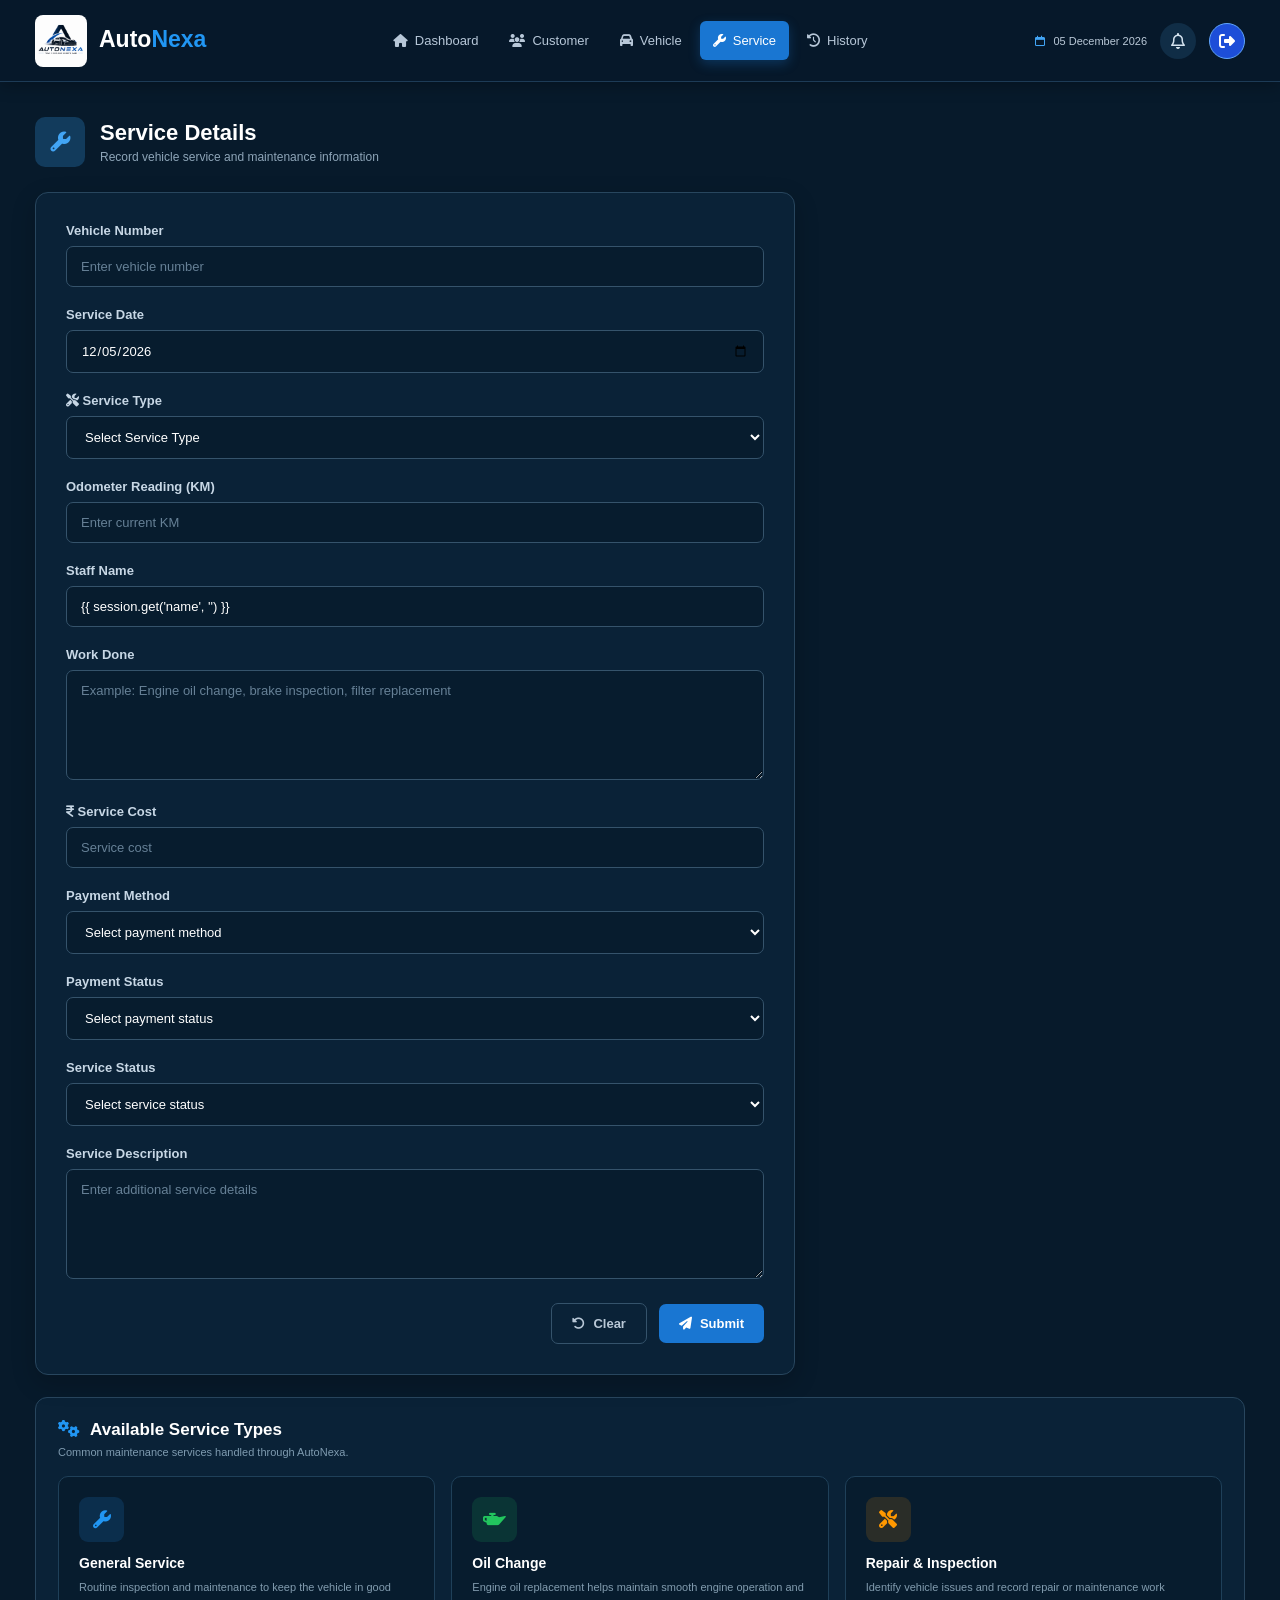
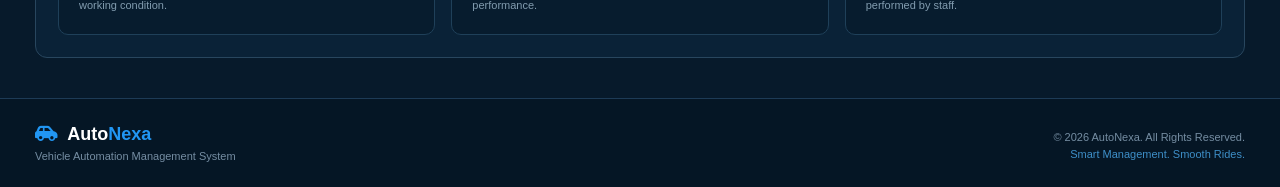
<file: service.html>
<!DOCTYPE html>
<html lang="en">

<head>

    <meta charset="UTF-8">
    <meta name="viewport" content="width=device-width, initial-scale=1.0">

    <title>AutoNexa - Service</title>

    <link rel="stylesheet" href="style.css">

    <link rel="stylesheet"
          href="https://cdnjs.cloudflare.com/ajax/libs/font-awesome/6.5.2/css/all.min.css">

</head>

<body>

<header class="navbar">

    <div class="navbar-logo">

        <img src="images/logo.jpg" alt="AutoNexa Logo">

        <div>
            <h1>Auto<span>Nexa</span></h1>
            <p></p>
        </div>

    </div>


    <nav class="nav-menu">

        <a href="index.html">
            <i class="fa-solid fa-house"></i>
            Dashboard
        </a>

        <a href="customer.html">
            <i class="fa-solid fa-users"></i>
            Customer
        </a>

        <a href="vehicle.html">
            <i class="fa-solid fa-car"></i>
            Vehicle
        </a>

        <a href="service.html" class="active">
            <i class="fa-solid fa-wrench"></i>
            Service
        </a>


        <a href="history.html">
            <i class="fa-solid fa-clock-rotate-left"></i>
            History
        </a>

    </nav>


    <div class="admin">

        <div class="date">
    <i class="fa-regular fa-calendar"></i>
    <span id="currentDate"></span>
</div>

        <div class="notification">
            <i class="fa-regular fa-bell"></i>
        </div>

        <a href="logout.html" class="profile" title="Logout" aria-label="Logout" style="text-decoration:none; color:inherit;">
            <i class="fa-solid fa-right-from-bracket"></i>
        </a>

    </div>

</header>


<main class="page-container">


    <div class="page-title">

        <i class="fa-solid fa-wrench"></i>

        <div>

            <h2>Service Details</h2>

            <p>
                Record vehicle service and maintenance information
            </p>

        </div>

    </div>


    <!-- SERVICE FORM -->

    <div class="form-card">

        <form action="/services" method="post">

            <div class="form-group">

                <label for="vehicleNumber">
                    Vehicle Number
                </label>

                <input
                    type="text"
                    id="vehicleNumber"
                    name="vehicleNumber"
                    placeholder="Enter vehicle number"
                    required>

            </div>


            <div class="form-group">

                <label for="serviceDate">
                    Service Date
                </label>

                <input
                    type="date"
                    id="serviceDate"
                    name="serviceDate"
                    required>

            </div>


            <div class="form-group">

                <label for="serviceType">
    <i class="fa-solid fa-screwdriver-wrench"></i>
    Service Type
</label>

<select
    id="serviceType"
    name="serviceType"
    required
>
    <option value="" disabled selected>
        Select Service Type
    </option>

    <option value="General Service">
        General Service
    </option>

    <option value="Engine Oil Change">
        Engine Oil Change
    </option>

    <option value="Brake Service">
        Brake Service
    </option>

    <option value="AC Service">
        AC Service
    </option>

    <option value="Wheel Alignment & Balancing">
        Wheel Alignment & Balancing
    </option>

    <option value="Battery Replacement">
        Battery Replacement
    </option>

    <option value="Full Car Service">
        Full Car Service
    </option>

    <option value="Clutch Service">
        Clutch Service
    </option>

    <option value="Suspension Service">
        Suspension Service
    </option>

    <option value="Denting & Painting">
        Denting & Painting
    </option>
</select>
            </div>


            <div class="form-group">

                <label for="odometer">
                    Odometer Reading (KM)
                </label>

                <input
                    type="number"
                    id="odometer"
                    name="odometer"
                    placeholder="Enter current KM"
                    min="0"
                    required>

            </div>


            <div class="form-group">

                <label for="staffName">
                    Staff Name
                </label>

                <input
    type="text"
    id="staffName"
    name="staffName"
    value="{{ session.get('name', '') }}"
    readonly
    required>

            </div>


            <div class="form-group">

                <label for="workDone">
                    Work Done
                </label>

                <textarea
                    id="workDone"
                    name="workDone"
                    placeholder="Example: Engine oil change, brake inspection, filter replacement"
                    required></textarea>

            </div>


            <div class="form-group">

                <label for="workCost">
    <i class="fa-solid fa-indian-rupee-sign"></i>
    Service Cost
</label>

<input
    type="number"
    id="workCost"
    name="workCost"
    placeholder="Service cost"
    readonly
>

            </div>


            <div class="form-group">

                <label for="paymentMethod">
                    Payment Method
                </label>

                <select
                    id="paymentMethod"
                    name="paymentMethod"
                    required>

                    <option value="">Select payment method</option>
                    <option value="Cash">Cash</option>
                    <option value="UPI">UPI</option>
                    <option value="Card">Card</option>
                    <option value="Net Banking">Net Banking</option>

                </select>

            </div>


            <div class="form-group">

                <label for="paymentStatus">
                    Payment Status
                </label>

                <select
                    id="paymentStatus"
                    name="paymentStatus"
                    required>

                    <option value="">Select payment status</option>
                    <option value="Paid">Paid</option>
                    <option value="Pending">Pending</option>

                </select>

            </div>


            <div class="form-group">

                <label for="serviceStatus">
                    Service Status
                </label>

                <select
                    id="serviceStatus"
                    name="serviceStatus"
                    required>

                    <option value="">Select service status</option>
                    <option value="In Progress">In Progress</option>
                    <option value="Completed">Completed</option>
                    <option value="Pending">Pending</option>

                </select>

            </div>


            <div class="form-group">

                <label for="description">
                    Service Description
                </label>

                <textarea
                    id="description"
                    name="description"
                    placeholder="Enter additional service details"></textarea>

            </div>


            <div class="form-actions">

                <button type="reset" class="reset-btn">
                    <i class="fa-solid fa-rotate-left"></i>
                    Clear
                </button>

                <button type="submit" class="submit-btn">
                    <i class="fa-solid fa-paper-plane"></i>
                    Submit
                </button>

            </div>

        </form>

    </div>


    <!-- SERVICE TYPES -->

    <div class="info-section">

        <div class="info-heading">

            <h3>
                <i class="fa-solid fa-gears"></i>
                Available Service Types
            </h3>

            <p>
                Common maintenance services handled through AutoNexa.
            </p>

        </div>


        <div class="info-grid">


            <div class="info-card blue-info">

                <div class="info-card-icon">
                    <i class="fa-solid fa-wrench"></i>
                </div>

                <h4>General Service</h4>

                <p>
                    Routine inspection and maintenance to keep
                    the vehicle in good working condition.
                </p>

            </div>



            <div class="info-card green-info">

                <div class="info-card-icon">
                    <i class="fa-solid fa-oil-can"></i>
                </div>

                <h4>Oil Change</h4>

                <p>
                    Engine oil replacement helps maintain smooth
                    engine operation and performance.
                </p>

            </div>



            <div class="info-card orange-info">

                <div class="info-card-icon">
                    <i class="fa-solid fa-screwdriver-wrench"></i>
                </div>

                <h4>Repair & Inspection</h4>

                <p>
                    Identify vehicle issues and record repair or
                    maintenance work performed by staff.
                </p>

            </div>

        </div>

    </div>


</main>


<footer class="footer">

    <div class="footer-content">

        <div>

            <h3>
                <i class="fa-solid fa-car-side"></i>
                Auto<span>Nexa</span>
            </h3>

            <p>
                Vehicle Automation Management System
            </p>

        </div>

        <div class="footer-right">

            <p>
                © 2026 AutoNexa. All Rights Reserved.
            </p>

            <p>
                Smart Management. Smooth Rides.
            </p>

        </div>

    </div>

</footer>

<script>
const serviceCosts = {
    "General Service": 1500,
    "Engine Oil Change": 2500,
    "Brake Service": 3500,
    "AC Service": 2000,
    "Wheel Alignment & Balancing": 1200,
    "Battery Replacement": 5000,
    "Full Car Service": 5500,
    "Clutch Service": 8000,
    "Suspension Service": 7000,
    "Denting & Painting": 10000
};

const serviceType = document.getElementById("serviceType");
const workCost = document.getElementById("workCost");

if (serviceType && workCost) {
    serviceType.addEventListener("change", function () {
        workCost.value = serviceCosts[this.value] || "";
    });
}
</script>

<script>
const serviceDate = document.getElementById("serviceDate");

if (serviceDate) {
    const today = new Date();
    const year = today.getFullYear();
    const month = String(today.getMonth() + 1).padStart(2, "0");
    const day = String(today.getDate()).padStart(2, "0");

    serviceDate.value = `${year}-${month}-${day}`;
}
</script>

<script>
const currentDate = document.getElementById("currentDate");

if (currentDate) {
    const today = new Date();

    const options = {
        day: "2-digit",
        month: "long",
        year: "numeric"
    };

    currentDate.textContent = today.toLocaleDateString(
        "en-GB",
        options
    );
}
</script>

</body>
</html>
</file>
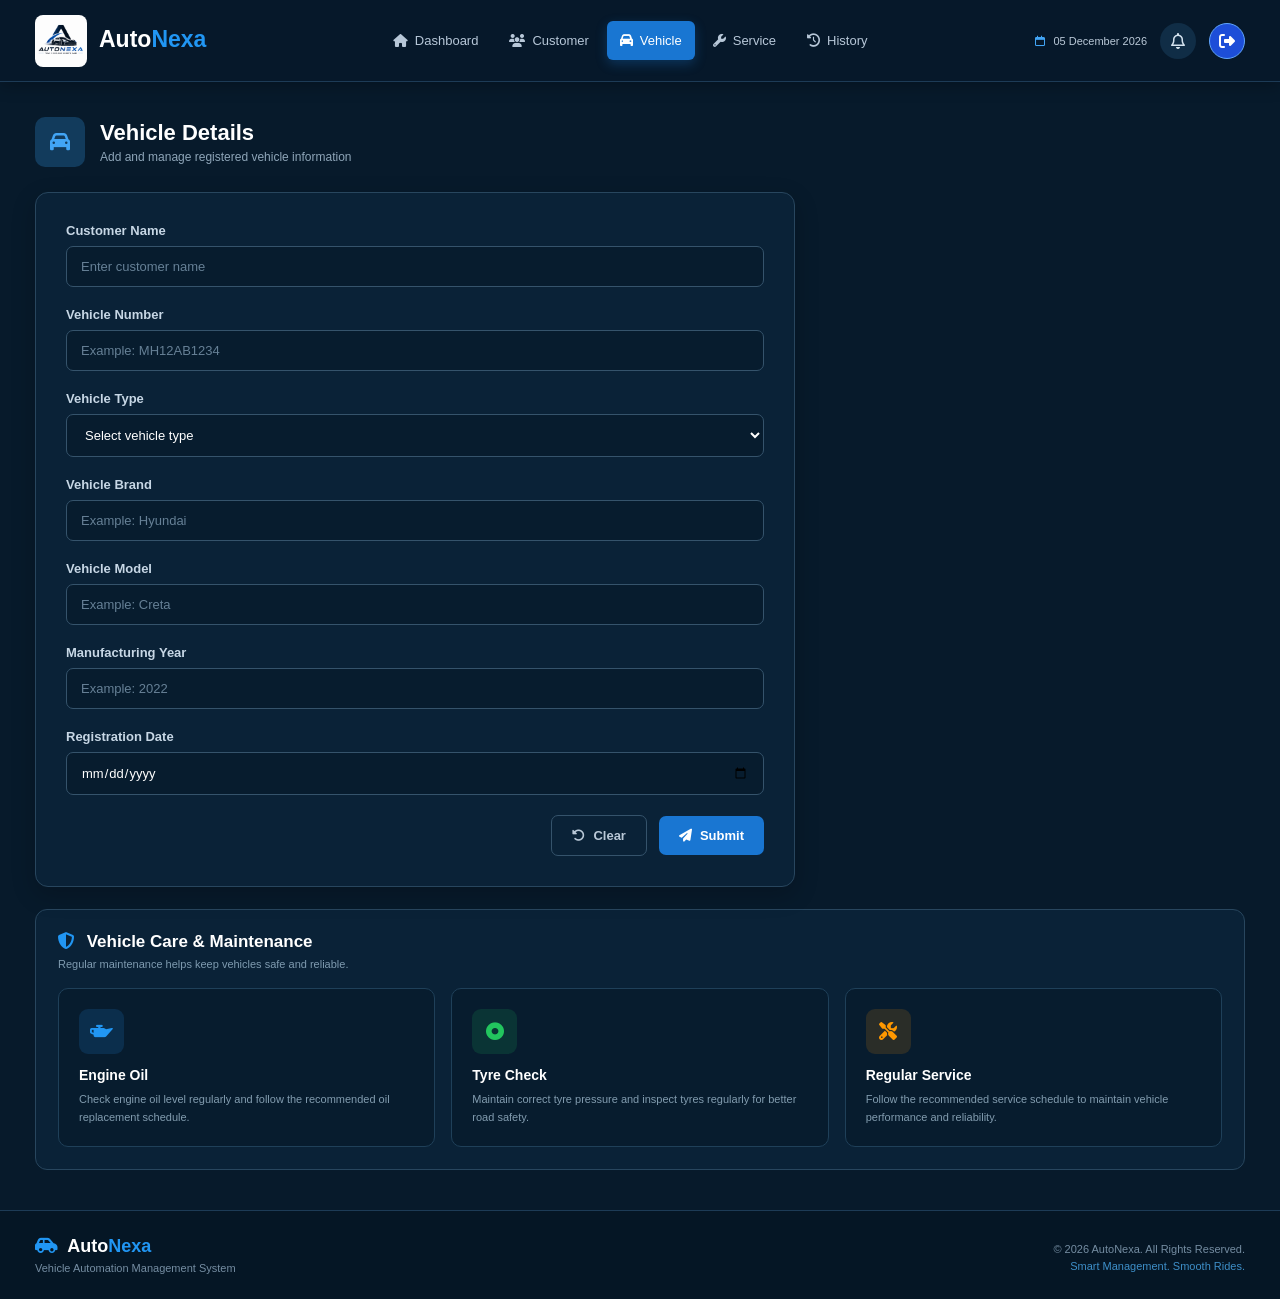
<file: vehicle.html>
<!DOCTYPE html>
<html lang="en">

<head>

    <meta charset="UTF-8">
    <meta name="viewport" content="width=device-width, initial-scale=1.0">

    <title>AutoNexa - Vehicle</title>

    <link rel="stylesheet" href="style.css">

    <link rel="stylesheet"
          href="https://cdnjs.cloudflare.com/ajax/libs/font-awesome/6.5.2/css/all.min.css">

</head>

<body>

<header class="navbar">

    <div class="navbar-logo">

        <img src="images/logo.jpg" alt="AutoNexa Logo">

        <div>
            <h1>Auto<span>Nexa</span></h1>
            <p></p>
        </div>

    </div>


    <nav class="nav-menu">

        <a href="index.html">
            <i class="fa-solid fa-house"></i>
            Dashboard
        </a>

        <a href="customer.html">
            <i class="fa-solid fa-users"></i>
            Customer
        </a>

        <a href="vehicle.html" class="active">
            <i class="fa-solid fa-car"></i>
            Vehicle
        </a>

        <a href="service.html">
            <i class="fa-solid fa-wrench"></i>
            Service
        </a>


        <a href="history.html">
            <i class="fa-solid fa-clock-rotate-left"></i>
            History
        </a>

    </nav>


    <div class="admin">

        <div class="date">
    <i class="fa-regular fa-calendar"></i>
    <span id="currentDate"></span>
</div>

        <div class="notification">
            <i class="fa-regular fa-bell"></i>
        </div>

        <a href="logout.html" class="profile" title="Logout" aria-label="Logout" style="text-decoration:none; color:inherit;">
            <i class="fa-solid fa-right-from-bracket"></i>
        </a>

    </div>

</header>


<main class="page-container">


    <div class="page-title">

        <i class="fa-solid fa-car"></i>

        <div>

            <h2>Vehicle Details</h2>

            <p>
                Add and manage registered vehicle information
            </p>

        </div>

    </div>


    <!-- VEHICLE FORM -->

    <div class="form-card">

       <form action="/vehicles" method="post">

            <div class="form-group">

                <label for="customerName">
                    Customer Name
                </label>

                <input
                    type="text"
                    id="customerName"
                    name="customerName"
                    placeholder="Enter customer name"
                    required>

            </div>


            <div class="form-group">

                <label for="vehicleNumber">
                    Vehicle Number
                </label>

                <input
                    type="text"
                    id="vehicleNumber"
                    name="vehicleNumber"
                    placeholder="Example: MH12AB1234"
                    required>

            </div>


            <div class="form-group">

                <label for="vehicleType">
                    Vehicle Type
                </label>

                <select
                    id="vehicleType"
                    name="vehicleType"
                    required>

                    <option value="">Select vehicle type</option>

                    <option value="Sedan">Sedan</option>
                    <option value="Hatchback">Hatchback</option>
                    <option value="SUV">SUV</option>

                </select>

            </div>


            <div class="form-group">

                <label for="brand">
                    Vehicle Brand
                </label>

                <input
                    type="text"
                    id="brand"
                    name="brand"
                    placeholder="Example: Hyundai"
                    required>

            </div>


            <div class="form-group">

                <label for="model">
                    Vehicle Model
                </label>

                <input
                    type="text"
                    id="model"
                    name="model"
                    placeholder="Example: Creta"
                    required>

            </div>


            <div class="form-group">

                <label for="manufacturingYear">
                    Manufacturing Year
                </label>

                <input
                    type="number"
                    id="manufacturingYear"
                    name="manufacturingYear"
                    placeholder="Example: 2022"
                    min="1900"
                    max="2026"
                    required>

            </div>


            <div class="form-group">

                <label for="registrationDate">
                    Registration Date
                </label>

                <input
                    type="date"
                    id="registrationDate"
                    name="registrationDate"
                    required>

            </div>


            <div class="form-actions">

                <button type="reset" class="reset-btn">
                    <i class="fa-solid fa-rotate-left"></i>
                    Clear
                </button>

                <button type="submit" class="submit-btn">
                    <i class="fa-solid fa-paper-plane"></i>
                    Submit
                </button>

            </div>

        </form>

    </div>


    <!-- VEHICLE INFORMATION -->

    <div class="info-section">

        <div class="info-heading">

            <h3>
                <i class="fa-solid fa-shield-halved"></i>
                Vehicle Care & Maintenance
            </h3>

            <p>
                Regular maintenance helps keep vehicles safe and reliable.
            </p>

        </div>


        <div class="info-grid">


            <div class="info-card blue-info">

                <div class="info-card-icon">
                    <i class="fa-solid fa-oil-can"></i>
                </div>

                <h4>Engine Oil</h4>

                <p>
                    Check engine oil level regularly and follow the
                    recommended oil replacement schedule.
                </p>

            </div>



            <div class="info-card green-info">

                <div class="info-card-icon">
                    <i class="fa-solid fa-circle-dot"></i>
                </div>

                <h4>Tyre Check</h4>

                <p>
                    Maintain correct tyre pressure and inspect tyres
                    regularly for better road safety.
                </p>

            </div>



            <div class="info-card orange-info">

                <div class="info-card-icon">
                    <i class="fa-solid fa-screwdriver-wrench"></i>
                </div>

                <h4>Regular Service</h4>

                <p>
                    Follow the recommended service schedule to maintain
                    vehicle performance and reliability.
                </p>

            </div>

        </div>

    </div>


</main>


<footer class="footer">

    <div class="footer-content">

        <div>

            <h3>
                <i class="fa-solid fa-car-side"></i>
                Auto<span>Nexa</span>
            </h3>

            <p>
                Vehicle Automation Management System
            </p>

        </div>

        <div class="footer-right">

            <p>
                © 2026 AutoNexa. All Rights Reserved.
            </p>

            <p>
                Smart Management. Smooth Rides.
            </p>

        </div>

    </div>

</footer>

<script>
const currentDate = document.getElementById("currentDate");

if (currentDate) {
    const today = new Date();

    const options = {
        day: "2-digit",
        month: "long",
        year: "numeric"
    };

    currentDate.textContent = today.toLocaleDateString(
        "en-GB",
        options
    );
}
</script>

</body>
</html>
</file>
<file: admin-style.css>
* {
    margin: 0;
    padding: 0;
    box-sizing: border-box;
}

html {
    scroll-behavior: smooth;
}

body {
    font-family: Arial, Helvetica, sans-serif;
    background: #071a2b;
    color: white;
    min-height: 100vh;
}


/* =========================================================
   LOGIN PAGE
========================================================= */

.login-body {

    min-height: 100vh;

    display: flex;

    align-items: center;

    justify-content: center;

    padding: 30px 15px;

    background:
        linear-gradient(
            rgba(4,18,32,.94),
            rgba(4,18,32,.96)
        ),
        url("images/car.jpg") center/cover no-repeat;
}


.login-container {

    width: 100%;

    max-width: 470px;
}


.login-card {

    background: #0a2237;

    border: 1px solid #28465e;

    border-radius: 16px;

    padding: 32px;

    box-shadow:
        0 15px 40px rgba(0,0,0,.35);
}


/* LOGIN LOGO */

.login-logo {

    text-align: center;

    margin-bottom: 28px;
}


.login-logo img {

    width: 70px;

    height: 70px;

    object-fit: cover;

    border-radius: 12px;

    margin-bottom: 12px;
}


.login-logo h1 {

    font-size: 28px;

    margin-bottom: 5px;
}


.login-logo h1 span {

    color: #2196f3;
}


.login-logo p {

    color: #91a9bc;

    font-size: 12px;
}


/* LOGIN HEADING */

.login-heading {

    display: flex;

    align-items: center;

    gap: 13px;

    margin-bottom: 25px;

    padding-bottom: 18px;

    border-bottom: 1px solid #28465e;
}


.login-heading > i {

    width: 42px;

    height: 42px;

    display: flex;

    align-items: center;

    justify-content: center;

    border-radius: 10px;

    background: rgba(33,150,243,.15);

    color: #42a5f5;

    font-size: 18px;
}


.login-heading h2 {

    font-size: 20px;

    margin-bottom: 4px;
}


.login-heading p {

    color: #91a9bc;

    font-size: 12px;
}


/* FORM */

.admin-form-group {

    margin-bottom: 18px;
}


.admin-form-group label {

    display: block;

    color: #c7d7e5;

    font-size: 13px;

    font-weight: 600;

    margin-bottom: 8px;
}


.admin-form-group label i {

    color: #42a5f5;

    margin-right: 5px;
}


.admin-form-group input,
.admin-form-group select,
.admin-form-group textarea {

    width: 100%;

    padding: 12px 14px;

    border-radius: 7px;

    border: 1px solid #35536b;

    background: #071c2e;

    color: white;

    outline: none;

    font-family:
        Arial,
        Helvetica,
        sans-serif;

    font-size: 13px;
}


.admin-form-group textarea {

    min-height: 100px;

    resize: vertical;
}


.admin-form-group input:focus,
.admin-form-group select:focus,
.admin-form-group textarea:focus {

    border-color: #2196f3;

    box-shadow:
        0 0 0 3px rgba(33,150,243,.1);
}


/* LOGIN BUTTON */

.login-btn {

    width: 100%;

    border: none;

    padding: 13px;

    border-radius: 7px;

    color: white;

    font-size: 13px;

    font-weight: 700;

    cursor: pointer;

    background: #1976d2;

    transition: .3s;
}


.login-btn:hover {

    opacity: .9;
}


/* ADMIN LOGIN BUTTON */

.admin-login-btn {

    margin-top: 10px;

    background: #37474f;
}


.admin-login-btn:hover {

    background: #455a64;

    opacity: 1;
}


/* REGISTER BUTTON */

.register-btn {

    width: 100%;

    border: none;

    padding: 13px;

    border-radius: 7px;

    color: white;

    font-size: 13px;

    font-weight: 700;

    cursor: pointer;

    background: #2e7d32;

    transition: .3s;
}


.register-btn:hover {

    opacity: .9;
}


/* REGISTER BOX */

.register-box {

    margin-top: 22px;

    text-align: center;

    padding-top: 20px;

    border-top: 1px solid #28465e;
}


.register-box p {

    display: inline;

    color: #91a9bc;

    font-size: 13px;
}


.register-box a {

    margin-left: 6px;

    color: #42a5f5;

    text-decoration: none;

    font-size: 13px;

    font-weight: 700;
}


.register-box a:hover {

    text-decoration: underline;
}


/* OLD REGISTER SECTION
   Kept for compatibility */

.register-section {

    margin-top: 22px;

    padding-top: 22px;

    border-top: 1px solid #28465e;
}


.register-title {

    display: flex;

    align-items: center;

    gap: 12px;

    margin-bottom: 20px;
}


.register-title > i {

    color: #66bb6a;

    font-size: 20px;
}


.register-title h3 {

    font-size: 16px;

    margin-bottom: 4px;
}


.register-title p {

    color: #91a9bc;

    font-size: 11px;
}


/* =========================================================
   ADMIN NAVBAR
========================================================= */

.admin-navbar {

    min-height: 78px;

    background: #06182a;

    border-bottom: 1px solid #1d3b56;

    display: flex;

    align-items: center;

    justify-content: space-between;

    padding: 12px 30px;

    position: sticky;

    top: 0;

    z-index: 1000;

    box-shadow:
        0 4px 15px rgba(0,0,0,.25);
}


.admin-logo {

    display: flex;

    align-items: center;

    gap: 12px;
}


.admin-logo img {

    width: 50px;

    height: 50px;

    object-fit: cover;

    border-radius: 8px;
}


.admin-logo h1 {

    font-size: 20px;
}


.admin-logo h1 span {

    color: #2196f3;
}


.admin-logo p {

    color: #91a9bc;

    font-size: 10px;

    margin-top: 3px;
}


.admin-user {

    display: flex;

    align-items: center;

    gap: 15px;
}


.admin-user-info {

    text-align: right;
}


.admin-user-info strong {

    display: block;

    font-size: 13px;
}


.admin-user-info span {

    color: #66bb6a;

    font-size: 11px;
}


.admin-profile {

    width: 40px;

    height: 40px;

    border-radius: 50%;

    background: #1976d2;

    display: flex;

    align-items: center;

    justify-content: center;
}


/* =========================================================
   ADMIN LAYOUT
========================================================= */

.admin-layout {

    display: flex;

    min-height:
        calc(100vh - 78px);
}


/* SIDEBAR */

.admin-sidebar {

    width: 245px;

    flex-shrink: 0;

    background: #081e32;

    border-right: 1px solid #1d3b56;

    padding: 22px 14px;
}


.sidebar-title {

    color: #708ca3;

    font-size: 10px;

    text-transform: uppercase;

    letter-spacing: 1px;

    padding: 0 12px 10px;
}


.sidebar-menu {

    list-style: none;
}


.sidebar-menu li {

    margin-bottom: 5px;
}


.sidebar-menu a {

    display: flex;

    align-items: center;

    gap: 11px;

    padding: 11px 12px;

    border-radius: 7px;

    color: #a9bdcc;

    text-decoration: none;

    font-size: 12px;

    transition: .2s;
}


.sidebar-menu a i {

    width: 18px;

    text-align: center;
}


.sidebar-menu a:hover,
.sidebar-menu a.active {

    background: #123451;

    color: white;
}


.sidebar-menu a.active {

    border-left: 3px solid #2196f3;
}


/* =========================================================
   ADMIN MAIN
========================================================= */

.admin-main {

    flex: 1;

    padding: 30px;

    overflow-x: hidden;
}


.admin-page-title {

    display: flex;

    align-items: center;

    gap: 15px;

    margin-bottom: 28px;
}


.admin-page-title > i {

    width: 48px;

    height: 48px;

    display: flex;

    align-items: center;

    justify-content: center;

    background: rgba(33,150,243,.14);

    color: #42a5f5;

    border-radius: 10px;

    font-size: 20px;
}


.admin-page-title h2 {

    font-size: 24px;

    margin-bottom: 5px;
}


.admin-page-title p {

    color: #91a9bc;

    font-size: 12px;
}


/* =========================================================
   DASHBOARD CARDS
========================================================= */

.admin-stats {

    display: grid;

    grid-template-columns:
        repeat(4,1fr);

    gap: 18px;

    margin-bottom: 25px;
}


.admin-stat-card {

    background: #0a2237;

    border: 1px solid #28465e;

    border-radius: 12px;

    padding: 20px;

    display: flex;

    align-items: center;

    gap: 15px;
}


.stat-icon {

    width: 48px;

    height: 48px;

    border-radius: 10px;

    display: flex;

    align-items: center;

    justify-content: center;

    font-size: 19px;
}


.blue-stat {

    background: rgba(33,150,243,.15);

    color: #42a5f5;
}


.green-stat {

    background: rgba(76,175,80,.15);

    color: #66bb6a;
}


.orange-stat {

    background: rgba(255,152,0,.15);

    color: #ffa726;
}


.purple-stat {

    background: rgba(156,39,176,.15);

    color: #ba68c8;
}


.admin-stat-card span {

    display: block;

    color: #91a9bc;

    font-size: 11px;

    margin-bottom: 5px;
}


.admin-stat-card strong {

    font-size: 23px;
}


/* =========================================================
   PANELS
========================================================= */

.admin-panel {

    background: #0a2237;

    border: 1px solid #28465e;

    border-radius: 12px;

    padding: 22px;

    margin-bottom: 22px;
}


.panel-header {

    display: flex;

    align-items: center;

    justify-content: space-between;

    gap: 15px;

    margin-bottom: 20px;
}


.panel-header h3 {

    font-size: 16px;
}


.panel-header p {

    color: #91a9bc;

    font-size: 11px;

    margin-top: 5px;
}


.add-btn {

    display: inline-flex;

    align-items: center;

    gap: 7px;

    background: #1976d2;

    color: white;

    text-decoration: none;

    border: none;

    padding: 10px 15px;

    border-radius: 6px;

    font-size: 11px;

    font-weight: 700;
}


/* =========================================================
   QUICK ACTIONS
========================================================= */

.quick-grid {

    display: grid;

    grid-template-columns:
        repeat(3,1fr);

    gap: 15px;
}


.quick-card {

    padding: 18px;

    background: #071c2e;

    border: 1px solid #28465e;

    border-radius: 9px;

    text-decoration: none;

    color: white;
}


.quick-card i {

    font-size: 20px;

    color: #42a5f5;

    margin-bottom: 12px;
}


.quick-card h4 {

    font-size: 13px;

    margin-bottom: 5px;
}


.quick-card p {

    color: #91a9bc;

    font-size: 11px;

    line-height: 1.5;
}


/* =========================================================
   ADMIN FORMS
========================================================= */

.admin-form {

    display: grid;

    grid-template-columns:
        repeat(2,1fr);

    gap: 5px 18px;
}


.full-width {

    grid-column: 1 / -1;
}


.admin-form-actions {

    grid-column: 1 / -1;

    display: flex;

    justify-content: flex-end;

    gap: 10px;

    margin-top: 10px;
}


.reset-btn {

    border: 1px solid #35536b;

    background: transparent;

    color: #b5c6d3;

    padding: 11px 17px;

    border-radius: 6px;

    cursor: pointer;
}


.submit-btn {

    border: none;

    background: #1976d2;

    color: white;

    padding: 11px 18px;

    border-radius: 6px;

    cursor: pointer;
}


/* =========================================================
   TABLE
========================================================= */

.table-wrapper {

    width: 100%;

    overflow-x: auto;
}


.admin-table {

    width: 100%;

    border-collapse: collapse;

    min-width: 750px;
}


.admin-table th {

    background: #071c2e;

    color: #8fa8bb;

    font-size: 10px;

    text-align: left;

    padding: 13px 12px;

    border-bottom: 1px solid #28465e;

    text-transform: uppercase;
}


.admin-table td {

    padding: 13px 12px;

    font-size: 11px;

    color: #d1dde6;

    border-bottom: 1px solid #19384f;
}


.admin-table tr:hover {

    background: rgba(33,150,243,.04);
}


/* ACTION BUTTONS */

.action-btn {

    display: inline-flex;

    align-items: center;

    justify-content: center;

    width: 30px;

    height: 28px;

    border-radius: 5px;

    text-decoration: none;

    margin-right: 4px;
}


.edit-btn {

    background: rgba(255,152,0,.15);

    color: #ffa726;
}


.delete-btn {

    background: rgba(244,67,54,.15);

    color: #ef5350;
}


.view-btn {

    background: rgba(33,150,243,.15);

    color: #42a5f5;
}


/* =========================================================
   STATUS
========================================================= */

.status {

    display: inline-block;

    padding: 5px 9px;

    border-radius: 20px;

    font-size: 9px;

    font-weight: 700;
}


.status-active,
.status-completed {

    background: rgba(76,175,80,.14);

    color: #66bb6a;
}


.status-pending {

    background: rgba(255,152,0,.14);

    color: #ffa726;
}


.status-inactive {

    background: rgba(244,67,54,.14);

    color: #ef5350;
}


/* =========================================================
   FOOTER
========================================================= */

.admin-footer {

    margin-top: 30px;

    padding: 18px 0 5px;

    border-top: 1px solid #28465e;

    color: #708ca3;

    font-size: 10px;

    display: flex;

    justify-content: space-between;
}


/* =========================================================
   RESPONSIVE
========================================================= */

@media (max-width:1050px) {

    .admin-stats {

        grid-template-columns:
            repeat(2,1fr);
    }

    .admin-sidebar {

        width: 210px;
    }
}


@media (max-width:800px) {

    .admin-layout {

        display: block;
    }

    .admin-sidebar {

        width: 100%;

        border-right: none;

        border-bottom: 1px solid #1d3b56;
    }

    .sidebar-menu {

        display: grid;

        grid-template-columns:
            repeat(2,1fr);

        gap: 5px;
    }

    .admin-form {

        grid-template-columns: 1fr;
    }

    .full-width {

        grid-column: auto;
    }

    .admin-form-actions {

        grid-column: auto;
    }

    .quick-grid {

        grid-template-columns: 1fr;
    }
}


@media (max-width:600px) {

    .admin-navbar {

        padding: 12px 15px;
    }

    .admin-user-info {

        display: none;
    }

    .admin-main {

        padding: 20px 15px;
    }

    .admin-stats {

        grid-template-columns: 1fr;
    }

    .admin-page-title h2 {

        font-size: 20px;
    }

    .admin-footer {

        display: block;

        line-height: 1.8;
    }

    .sidebar-menu {

        grid-template-columns: 1fr;
    }
}

/* Dashboard records are hidden until a card is clicked */
.dashboard-record-section {
    display: none;
}
</file>
<file: style.css>
/* =====================================================
   AUTO NEXA - PROFESSIONAL DARK BLUE THEME
===================================================== */

* {
    margin: 0;
    padding: 0;
    box-sizing: border-box;
}

html {
    scroll-behavior: smooth;
}

body {
    font-family: Arial, Helvetica, sans-serif;
    background: #071a2b;
    color: white;
    min-height: 100vh;
}


/* =====================================================
   NAVBAR
===================================================== */

.navbar {
    width: 100%;
    min-height: 82px;

    background: #06182a;

    border-bottom: 1px solid #1d3b56;

    display: flex;
    align-items: center;
    justify-content: space-between;

    padding: 12px 35px;

    position: sticky;
    top: 0;

    z-index: 1000;

    box-shadow: 0 4px 15px rgba(0, 0, 0, 0.25);
}


/* =====================================================
   NAVBAR LOGO
===================================================== */

.navbar-logo {
    display: flex;
    align-items: center;

    gap: 12px;

    min-width: 190px;
}


/* LOGO IMAGE */

.navbar-logo img {
    width: 52px;
    height: 52px;

    object-fit: contain;

    display: block;

    border-radius: 8px;
}


/* LOGO TEXT */

.navbar-logo h1 {
    font-size: 23px;
    color: white;
}

.navbar-logo h1 span {
    color: #2196f3;
}

.navbar-logo p {
    font-size: 10px;
    color: #8ea5b9;
    margin-top: 3px;
}


/* =====================================================
   NAV MENU
===================================================== */

.nav-menu {
    display: flex;

    align-items: center;
    justify-content: center;

    gap: 5px;

    flex: 1;
}

.nav-menu a {
    text-decoration: none;

    color: #b7c7d8;

    font-size: 13px;

    padding: 12px 13px;

    border-radius: 6px;

    display: flex;

    align-items: center;

    gap: 7px;

    transition: 0.3s;

    white-space: nowrap;
}

.nav-menu a i {
    font-size: 13px;
}

.nav-menu a:hover {
    color: white;

    background: #102d46;
}


/* ACTIVE PAGE */

.nav-menu a.active {
    background: #1976d2;

    color: white;

    box-shadow: 0 4px 12px rgba(25, 118, 210, 0.3);
}


/* =====================================================
   ADMIN AREA
===================================================== */

.admin {
    display: flex;

    align-items: center;

    gap: 13px;

    min-width: 190px;

    justify-content: flex-end;
}

.date {
    font-size: 11px;

    color: #b9c8d7;
}

.date i {
    margin-right: 5px;

    color: #42a5f5;
}

.notification {
    width: 36px;
    height: 36px;

    border-radius: 50%;

    background: #102d46;

    display: flex;

    align-items: center;

    justify-content: center;

    color: #d5e3ef;
}

.profile {
    width: 36px;
    height: 36px;

    border-radius: 50%;

    background: #1d4ed8;

    display: flex;

    align-items: center;

    justify-content: center;

    border: 1px solid #60a5fa;
}


/* =====================================================
   MAIN CONTENT
===================================================== */

.main-content {
    width: 100%;

    max-width: 1450px;

    margin: auto;

    padding-bottom: 30px;
}


/* =====================================================
   HERO
===================================================== */

.hero {
    height: 370px;

    margin: 25px 35px;

    position: relative;

    border-radius: 15px;

    overflow: hidden;

    background-image: url("images/car.jpg");

    background-size: cover;

    background-position: center;

    background-repeat: no-repeat;
}

.hero-overlay {
    position: absolute;

    inset: 0;

    background:
        linear-gradient(
            90deg,
            rgba(3, 19, 34, 0.94),
            rgba(3, 19, 34, 0.72),
            rgba(3, 19, 34, 0.18)
        );
}

.hero-content {
    position: relative;

    z-index: 2;

    height: 100%;

    display: flex;

    flex-direction: column;

    justify-content: center;

    padding-left: 55px;
}

.welcome {
    color: #d9e8f5;

    font-size: 18px;

    margin-bottom: 5px;
}

.hero-content h2 {
    font-size: 58px;

    letter-spacing: 1px;

    line-height: 1.1;

    color: white;
}

.hero-content h2 span {
    color: #2196f3;
}

.system-title {
    font-size: 18px;

    margin-top: 10px;

    color: #e5edf5;
}

.tagline {
    display: flex;

    align-items: center;

    gap: 12px;

    margin-top: 20px;
}

.tagline span {
    width: 35px;

    height: 3px;

    background: #2196f3;

    border-radius: 10px;
}

.tagline p {
    color: #d8e6f2;

    font-size: 13px;
}

.hero-btn {
    width: fit-content;

    margin-top: 25px;

    padding: 12px 19px;

    background: #168bea;

    color: white;

    text-decoration: none;

    border-radius: 6px;

    font-size: 13px;

    font-weight: 600;

    display: flex;

    align-items: center;

    gap: 10px;

    transition: 0.3s;
}

.hero-btn:hover {
    background: #0d6fc5;

    transform: translateY(-2px);

    box-shadow: 0 7px 20px rgba(0, 132, 255, 0.25);
}


/* =====================================================
   STATISTICS CARDS
===================================================== */

.stats-container {
    display: grid;

    grid-template-columns: repeat(4, 1fr);

    gap: 18px;

    margin: 0 35px 35px;
}

.stat-card {
    min-height: 125px;

    border-radius: 13px;

    border: 1px solid #28465e;

    background: #0c263b;

    display: flex;

    align-items: center;

    gap: 16px;

    padding: 20px;

    transition: 0.3s;
}

.stat-card:hover {
    transform: translateY(-4px);

    border-color: #39718f;
}


/* =====================================================
   STAT ICON
===================================================== */

.stat-icon {
    width: 62px;

    height: 62px;

    border-radius: 13px;

    display: flex;

    align-items: center;

    justify-content: center;

    font-size: 25px;

    flex-shrink: 0;
}


/* CUSTOMER */

.customer-card .stat-icon {
    background: #147eea;

    color: white;
}


/* VEHICLE */

.vehicle-card .stat-icon {
    background: #16a765;

    color: white;
}


/* SERVICE */

.service-card .stat-icon {
    background: #f28c00;

    color: white;
}


.history-card .stat-icon {
    background: #7547df;
    color: white;
}


.stat-info p {
    color: #a9bdcf;

    font-size: 12px;

    margin-bottom: 4px;
}

.stat-info h3 {
    font-size: 29px;

    color: white;

    margin-bottom: 5px;
}

.stat-info span {
    color: #35d27c;

    font-size: 11px;
}

.stat-info span i {
    margin-right: 3px;
}

.stat-info a {
    text-decoration: none;

    color: #42a5f5;

    font-size: 11px;
}


/* =====================================================
   MANAGEMENT
===================================================== */

.management-section {
    margin: 0 35px;
}

.section-heading {
    margin-bottom: 20px;
}

.section-heading h2 {
    font-size: 22px;

    color: white;
}

.section-heading p {
    font-size: 12px;

    color: #8ea8bd;

    margin-top: 5px;
}

.management-grid {
    display: grid;

    grid-template-columns: repeat(3, 1fr);

    gap: 18px;
}


/* =====================================================
   MANAGEMENT CARDS
===================================================== */

.management-card {
    background: #0a2237;

    border: 1px solid #26465e;

    border-top: 3px solid;

    border-radius: 12px;

    padding: 23px;

    min-height: 205px;

    transition: 0.3s;
}

.management-card:hover {
    transform: translateY(-5px);

    background: #0d2941;

    box-shadow: 0 10px 25px rgba(0, 0, 0, 0.25);
}


/* CARD BORDER COLORS */

.customer-border {
    border-top-color: #2196f3;
}

.vehicle-border {
    border-top-color: #22c55e;
}

.service-border {
    border-top-color: #f59e0b;
}



.history-border {
    border-top-color: #ec4899;
}


/* =====================================================
   MANAGEMENT ICON
===================================================== */

.management-icon {
    width: 48px;

    height: 48px;

    border-radius: 10px;

    display: flex;

    align-items: center;

    justify-content: center;

    font-size: 19px;

    margin-bottom: 16px;
}

.customer-icon {
    background: rgba(33, 150, 243, 0.16);

    color: #42a5f5;
}

.vehicle-icon {
    background: rgba(34, 197, 94, 0.15);

    color: #4ade80;
}

.service-icon {
    background: rgba(245, 158, 11, 0.15);

    color: #fbbf24;
}



.history-icon {
    background: rgba(236, 72, 153, 0.15);

    color: #f472b6;
}

.management-card h3 {
    font-size: 16px;

    color: white;

    margin-bottom: 8px;
}

.management-card p {
    color: #91a9bd;

    font-size: 12px;

    line-height: 1.6;

    min-height: 40px;

    margin-bottom: 16px;
}

.management-card a {
    text-decoration: none;

    font-size: 12px;

    font-weight: 600;
}

.customer-border a {
    color: #42a5f5;
}

.vehicle-border a {
    color: #4ade80;
}

.service-border a {
    color: #fbbf24;
}



.history-border a {
    color: #f472b6;
}

.management-card a i {
    margin-left: 5px;
}


/* =====================================================
   FOOTER
===================================================== */

.footer {
    background: #051625;

    border-top: 1px solid #1d3b56;

    margin-top: 40px;

    padding: 25px 35px;
}

.footer-content {
    max-width: 1450px;

    margin: auto;

    display: flex;

    align-items: center;

    justify-content: space-between;
}

.footer h3 {
    font-size: 18px;

    color: white;
}

.footer h3 i {
    color: #2196f3;

    margin-right: 5px;
}

.footer h3 span {
    color: #2196f3;
}

.footer p {
    color: #758da2;

    font-size: 11px;

    margin-top: 5px;
}

.footer-right {
    text-align: right;
}

.footer-right p:last-child {
    color: #3e8fc8;
}


/* =====================================================
   FORM PAGES
   VERTICAL FORMS
===================================================== */

.page-container {
    margin: 35px;
}

.page-title {
    display: flex;

    align-items: center;

    gap: 15px;

    margin-bottom: 25px;
}

.page-title > i {
    width: 50px;

    height: 50px;

    border-radius: 10px;

    background: #123b5c;

    color: #42a5f5;

    display: flex;

    align-items: center;

    justify-content: center;

    font-size: 20px;
}

.page-title h2 {
    color: white;

    font-size: 22px;
}

.page-title p {
    color: #8ea5b8;

    font-size: 12px;

    margin-top: 4px;
}


/* FORM CARD */

.form-card {
    max-width: 760px;

    background: #0a2237;

    border: 1px solid #28465e;

    border-radius: 13px;

    padding: 30px;

    box-shadow: 0 8px 25px rgba(0, 0, 0, 0.2);
}


/* VERTICAL FORM */

.form-group {
    margin-bottom: 20px;
}

.form-group label {
    display: block;

    color: #c7d7e5;

    font-size: 13px;

    font-weight: 600;

    margin-bottom: 8px;
}

.form-group input,
.form-group select,
.form-group textarea {
    width: 100%;

    padding: 12px 14px;

    border-radius: 7px;

    border: 1px solid #35536b;

    background: #071c2e;

    color: white;

    outline: none;

    font-family: Arial, Helvetica, sans-serif;

    font-size: 13px;
}

.form-group input::placeholder,
.form-group textarea::placeholder {
    color: #668096;
}

.form-group input:focus,
.form-group select:focus,
.form-group textarea:focus {
    border-color: #2196f3;

    box-shadow: 0 0 0 3px rgba(33, 150, 243, 0.1);
}

.form-group textarea {
    min-height: 110px;

    resize: vertical;
}

.form-group select option {
    background: #0a2237;

    color: white;
}


/* =====================================================
   SUBMIT BUTTON
===================================================== */

.submit-btn {
    border: none;

    background: #1976d2;

    color: white;

    padding: 12px 20px;

    border-radius: 7px;

    font-size: 13px;

    font-weight: 600;

    cursor: pointer;

    display: inline-flex;

    align-items: center;

    gap: 8px;

    transition: 0.3s;
}

.submit-btn:hover {
    background: #0d65b7;

    transform: translateY(-2px);
}


/* =====================================================
   TABLE
===================================================== */

.table-card {
    background: #0a2237;

    border: 1px solid #28465e;

    border-radius: 13px;

    padding: 20px;

    overflow: hidden;
}

.table-wrapper {
    overflow-x: auto;
}

table {
    width: 100%;

    border-collapse: collapse;

    min-width: 800px;
}

thead {
    background: #102f49;
}

th {
    padding: 14px;

    text-align: left;

    color: #a9c0d3;

    font-size: 12px;
}

td {
    padding: 14px;

    border-top: 1px solid #203e54;

    color: #c2d1dd;

    font-size: 12px;
}

tbody tr:hover {
    background: #0e2b43;
}


/* STATUS */

.status {
    padding: 5px 9px;

    border-radius: 20px;

    font-size: 10px;

    font-weight: 600;
}

.status.completed {
    background: rgba(34, 197, 94, 0.15);

    color: #4ade80;
}

.status.pending {
    background: rgba(245, 158, 11, 0.15);

    color: #fbbf24;
}


/* =====================================================
   RESPONSIVE - TABLET
===================================================== */

@media (max-width: 1250px) {

    .navbar {
        padding: 12px 20px;
    }

    .navbar-logo {
        min-width: auto;
    }

    .navbar-logo img {
        width: 45px;
        height: 45px;
    }

    .nav-menu a {
        padding: 10px 8px;

        font-size: 11px;
    }

    .date {
        display: none;
    }

    .stats-container {
        grid-template-columns: repeat(2, 1fr);
    }
}


/* =====================================================
   RESPONSIVE - SMALL LAPTOP
===================================================== */

@media (max-width: 950px) {

    .navbar {
        flex-wrap: wrap;

        justify-content: center;

        gap: 12px;
    }

    .navbar-logo {
        width: 100%;

        justify-content: center;
    }

    .nav-menu {
        order: 3;

        width: 100%;

        overflow-x: auto;

        justify-content: flex-start;

        padding-bottom: 4px;
    }

    .admin {
        position: absolute;

        right: 20px;

        top: 23px;
    }

    .management-grid {
        grid-template-columns: repeat(2, 1fr);
    }
}


/* =====================================================
   RESPONSIVE - MOBILE
===================================================== */

@media (max-width: 650px) {

    .navbar {
        padding: 15px;
    }

    .admin {
        display: none;
    }

    .nav-menu a {
        font-size: 11px;

        padding: 9px;
    }

    .hero {
        margin: 18px;

        height: 320px;
    }

    .hero-content {
        padding: 25px;
    }

    .hero-content h2 {
        font-size: 40px;
    }

    .system-title {
        font-size: 14px;
    }

    .tagline p {
        font-size: 11px;
    }

    .stats-container {
        grid-template-columns: 1fr;

        margin: 0 18px 25px;
    }

    .management-section {
        margin: 0 18px;
    }

    .management-grid {
        grid-template-columns: 1fr;
    }

    .page-container {
        margin: 20px 18px;
    }

    .form-card {
        padding: 20px;
    }

    .footer {
        padding: 20px;
    }

    .footer-content {
        flex-direction: column;

        gap: 15px;

        text-align: center;
    }

    .footer-right {
        text-align: center;
    }
}
/* =====================================================
   AUTONEXA - EXTRA PAGE STYLES
===================================================== */


/* ================= FORM FIX ================= */

.form-card {
    position: relative;
    z-index: 2;
}

.form-card form {
    position: relative;
    z-index: 3;
}

.form-card input,
.form-card select,
.form-card textarea {
    position: relative;
    z-index: 4;
    pointer-events: auto;
    user-select: text;
}

.form-card input,
.form-card textarea {
    cursor: text;
}

.form-card select {
    cursor: pointer;
}


/* ================= FORM BUTTONS ================= */

.form-actions {
    display: flex;
    justify-content: flex-end;
    align-items: center;
    gap: 12px;
    margin-top: 10px;
}

.reset-btn {
    border: 1px solid #35536b;
    background: transparent;
    color: #b9c8d7;
    padding: 12px 20px;
    border-radius: 7px;
    font-size: 13px;
    font-weight: 600;
    cursor: pointer;
    display: inline-flex;
    align-items: center;
    gap: 8px;
    transition: .3s;
}

.reset-btn:hover {
    background: #102d46;
    color: white;
    border-color: #4c6d86;
}

.form-card .submit-btn,
.form-card .reset-btn {
    position: relative;
    z-index: 5;
    pointer-events: auto;
}


/* =====================================================
   DASHBOARD OVERVIEW
===================================================== */

.overview-grid {
    display: grid;
    grid-template-columns: repeat(4, 1fr);
    gap: 18px;
    margin-bottom: 20px;
}

.overview-card {
    background: #0a2237;
    border: 1px solid #28465e;
    border-radius: 12px;
    padding: 20px;
    display: flex;
    align-items: center;
    gap: 15px;
    transition: .3s;
}

.overview-card:hover {
    transform: translateY(-4px);
    box-shadow: 0 10px 25px rgba(0,0,0,.18);
}

.today-service-card {
    border-top: 3px solid #2196f3;
}



.completed-card {
    border-top: 3px solid #22c55e;
}

.overview-icon {
    min-width: 54px;
    height: 54px;
    border-radius: 10px;
    display: flex;
    align-items: center;
    justify-content: center;
    font-size: 22px;
}

.today-service-card .overview-icon {
    background: rgba(33,150,243,.15);
    color: #2196f3;
}



.completed-card .overview-icon {
    background: rgba(34,197,94,.14);
    color: #22c55e;
}

.overview-info p {
    color: #a9bfd0;
    font-size: 12px;
    margin-bottom: 5px;
}

.overview-info h3 {
    color: white;
    font-size: 27px;
    margin-bottom: 4px;
}

.overview-info span {
    color: #7f9bb0;
    font-size: 11px;
}


/* =====================================================
   DASHBOARD LOWER PANELS
===================================================== */

.dashboard-info-grid {
    display: grid;
    grid-template-columns: 1.35fr 1fr;
    gap: 20px;
    margin-bottom: 20px;
}

.dashboard-panel {
    background: #0a2237;
    border: 1px solid #28465e;
    border-radius: 12px;
    padding: 22px;
}

.panel-heading {
    display: flex;
    align-items: center;
    justify-content: space-between;
    gap: 15px;
    padding-bottom: 17px;
    border-bottom: 1px solid #203d54;
}

.panel-heading h3 {
    color: white;
    font-size: 16px;
    margin-bottom: 5px;
}

.panel-heading h3 i {
    margin-right: 7px;
    color: #2196f3;
}

.panel-heading p {
    color: #7f9bb0;
    font-size: 11px;
}

.panel-heading a {
    color: #2196f3;
    text-decoration: none;
    font-size: 11px;
    font-weight: 600;
}


/* SERVICE ACTIVITY */

.activity-list {
    display: flex;
    flex-direction: column;
}

.activity-item {
    display: flex;
    align-items: center;
    gap: 12px;
    padding: 14px 0;
    border-bottom: 1px solid #17364d;
}

.activity-item:last-child {
    border-bottom: none;
}

.activity-icon {
    width: 39px;
    height: 39px;
    border-radius: 8px;
    display: flex;
    align-items: center;
    justify-content: center;
}

.activity-icon.blue {
    background: rgba(33,150,243,.14);
    color: #2196f3;
}

.activity-icon.green {
    background: rgba(34,197,94,.14);
    color: #22c55e;
}

.activity-icon.orange {
    background: rgba(255,152,0,.14);
    color: #ff9800;
}

.activity-icon.purple {
    background: rgba(139,92,246,.15);
    color: #a78bfa;
}

.activity-text {
    display: flex;
    flex-direction: column;
    flex: 1;
}

.activity-text strong {
    color: #e7f0f7;
    font-size: 12px;
    margin-bottom: 3px;
}

.activity-text span {
    color: #7893a8;
    font-size: 10px;
}

.activity-item > b {
    color: white;
    font-size: 15px;
}


/* VEHICLE STATUS */

.vehicle-status-list {
    padding-top: 5px;
}

.status-row {
    display: flex;
    align-items: center;
    justify-content: space-between;
    padding: 15px 0;
    border-bottom: 1px solid #17364d;
}

.status-row:last-child {
    border-bottom: none;
}

.status-name {
    display: flex;
    align-items: center;
    gap: 10px;
}

.status-name span:not(.status-dot) {
    display: flex;
    flex-direction: column;
}

.status-name strong {
    color: #e7f0f7;
    font-size: 12px;
}

.status-name small {
    color: #7893a8;
    font-size: 10px;
    margin-top: 3px;
}

.status-row > strong {
    color: white;
    font-size: 16px;
}

.status-dot {
    width: 10px;
    height: 10px;
    border-radius: 50%;
    display: inline-block;
}

.status-dot.good {
    background: #22c55e;
}

.status-dot.warning {
    background: #ffb020;
}

.status-dot.danger {
    background: #ff4d6d;
}

.status-summary {
    margin-top: 10px;
    padding: 13px;
    border-radius: 8px;
    background: #071c2e;
    display: flex;
    gap: 10px;
}

.status-summary i {
    color: #2196f3;
}

.status-summary p {
    color: #8ea5b8;
    font-size: 10px;
    line-height: 1.5;
}


/* =====================================================
   MAINTENANCE
===================================================== */

.maintenance-section {
    background: #0a2237;
    border: 1px solid #28465e;
    border-radius: 12px;
    padding: 22px;
}

.maintenance-heading {
    margin-bottom: 18px;
}

.maintenance-heading h3 {
    color: white;
    font-size: 16px;
    margin-bottom: 5px;
}

.maintenance-heading h3 i {
    color: #ffb020;
    margin-right: 7px;
}

.maintenance-heading p {
    color: #7f9bb0;
    font-size: 11px;
}

.tips-grid {
    display: grid;
    grid-template-columns: repeat(4, 1fr);
    gap: 15px;
}

.tip-card {
    background: #071c2e;
    border: 1px solid #1f4059;
    border-radius: 9px;
    padding: 16px;
    display: flex;
    align-items: flex-start;
    gap: 12px;
}

.tip-icon {
    width: 38px;
    height: 38px;
    border-radius: 8px;
    background: rgba(33,150,243,.13);
    color: #2196f3;
    display: flex;
    align-items: center;
    justify-content: center;
    flex-shrink: 0;
}

.tip-card h4 {
    color: #e7f0f7;
    font-size: 12px;
    margin-bottom: 6px;
}

.tip-card p {
    color: #7893a8;
    font-size: 10px;
    line-height: 1.5;
}


/* =====================================================
   INFORMATION SECTIONS
===================================================== */

.info-section {
    margin-top: 22px;
    background: #0a2237;
    border: 1px solid #28465e;
    border-radius: 12px;
    padding: 22px;
}

.info-heading {
    margin-bottom: 18px;
}

.info-heading h3 {
    color: white;
    font-size: 17px;
    margin-bottom: 6px;
}

.info-heading h3 i {
    color: #2196f3;
    margin-right: 7px;
}

.info-heading p {
    color: #7f9bb0;
    font-size: 11px;
}

.info-grid {
    display: grid;
    grid-template-columns: repeat(3, 1fr);
    gap: 16px;
}

.info-card {
    background: #071c2e;
    border: 1px solid #1f4059;
    border-radius: 10px;
    padding: 20px;
    transition: .3s;
}

.info-card:hover {
    transform: translateY(-3px);
    border-color: #3b607b;
}

.info-card-icon {
    width: 45px;
    height: 45px;
    border-radius: 9px;
    display: flex;
    align-items: center;
    justify-content: center;
    font-size: 18px;
    margin-bottom: 13px;
}

.blue-info .info-card-icon {
    background: rgba(33,150,243,.15);
    color: #2196f3;
}

.green-info .info-card-icon {
    background: rgba(34,197,94,.14);
    color: #22c55e;
}

.orange-info .info-card-icon {
    background: rgba(255,152,0,.14);
    color: #ff9800;
}

.purple-info .info-card-icon {
    background: rgba(139,92,246,.15);
    color: #a78bfa;
}

.info-card h4 {
    color: white;
    font-size: 14px;
    margin-bottom: 8px;
}

.info-card p {
    color: #829caf;
    font-size: 11px;
    line-height: 1.6;
}


/* =====================================================
   HISTORY SUMMARY
===================================================== */

.history-summary {
    display: grid;
    grid-template-columns: repeat(4, 1fr);
    gap: 16px;
    margin-bottom: 22px;
}

.history-stat {
    background: #0a2237;
    border: 1px solid #28465e;
    border-radius: 11px;
    padding: 18px;
    display: flex;
    align-items: center;
    gap: 13px;
}

.history-stat > i {
    width: 43px;
    height: 43px;
    border-radius: 9px;
    background: rgba(33,150,243,.14);
    color: #2196f3;
    display: flex;
    align-items: center;
    justify-content: center;
}

.history-stat div {
    display: flex;
    flex-direction: column;
}

.history-stat span {
    color: #829caf;
    font-size: 11px;
    margin-bottom: 4px;
}

.history-stat strong {
    color: white;
    font-size: 21px;
}


/* =====================================================
   HISTORY TABLE
===================================================== */

.table-card {
    background: #0a2237;
    border: 1px solid #28465e;
    border-radius: 12px;
    padding: 22px;
}

.table-top {
    display: flex;
    align-items: center;
    justify-content: space-between;
    gap: 20px;
    margin-bottom: 20px;
}

.table-top h3 {
    color: white;
    font-size: 17px;
    margin-bottom: 5px;
}

.table-top p {
    color: #7f9bb0;
    font-size: 11px;
}

.add-service-btn {
    text-decoration: none;
    background: #1976d2;
    color: white;
    padding: 11px 16px;
    border-radius: 7px;
    font-size: 12px;
    font-weight: 600;
    display: inline-flex;
    align-items: center;
    gap: 7px;
}

.table-wrapper {
    width: 100%;
    overflow-x: auto;
}

.table-wrapper table {
    width: 100%;
    border-collapse: collapse;
}

.table-wrapper th {
    text-align: left;
    padding: 13px 12px;
    background: #071c2e;
    color: #9eb5c8;
    font-size: 11px;
    font-weight: 600;
    border-bottom: 1px solid #28465e;
}

.table-wrapper td {
    padding: 14px 12px;
    color: #d8e4ed;
    font-size: 11px;
    border-bottom: 1px solid #17364d;
}

.table-wrapper tr:last-child td {
    border-bottom: none;
}

.status {
    display: inline-block;
    padding: 5px 9px;
    border-radius: 20px;
    font-size: 10px;
    font-weight: 600;
}

.status.completed {
    background: rgba(34,197,94,.12);
    color: #22c55e;
}

.status.pending {
    background: rgba(255,152,0,.12);
    color: #ff9800;
}


/* =====================================================
   RESPONSIVE
===================================================== */

@media (max-width: 1100px) {

    .overview-grid {
        grid-template-columns: repeat(2, 1fr);
    }

    .tips-grid {
        grid-template-columns: repeat(2, 1fr);
    }

    .history-summary {
        grid-template-columns: repeat(2, 1fr);
    }

}


@media (max-width: 850px) {

    .dashboard-info-grid {
        grid-template-columns: 1fr;
    }

    .info-grid {
        grid-template-columns: 1fr;
    }

}


@media (max-width: 600px) {

    .overview-grid {
        grid-template-columns: 1fr;
    }

    .tips-grid {
        grid-template-columns: 1fr;
    }

    .history-summary {
        grid-template-columns: 1fr;
    }

    .form-actions {
        flex-direction: column-reverse;
    }

    .form-actions button {
        width: 100%;
        justify-content: center;
    }

    .table-top {
        flex-direction: column;
        align-items: flex-start;
    }

    .add-service-btn {
        width: 100%;
        justify-content: center;
    }

}
</file>
